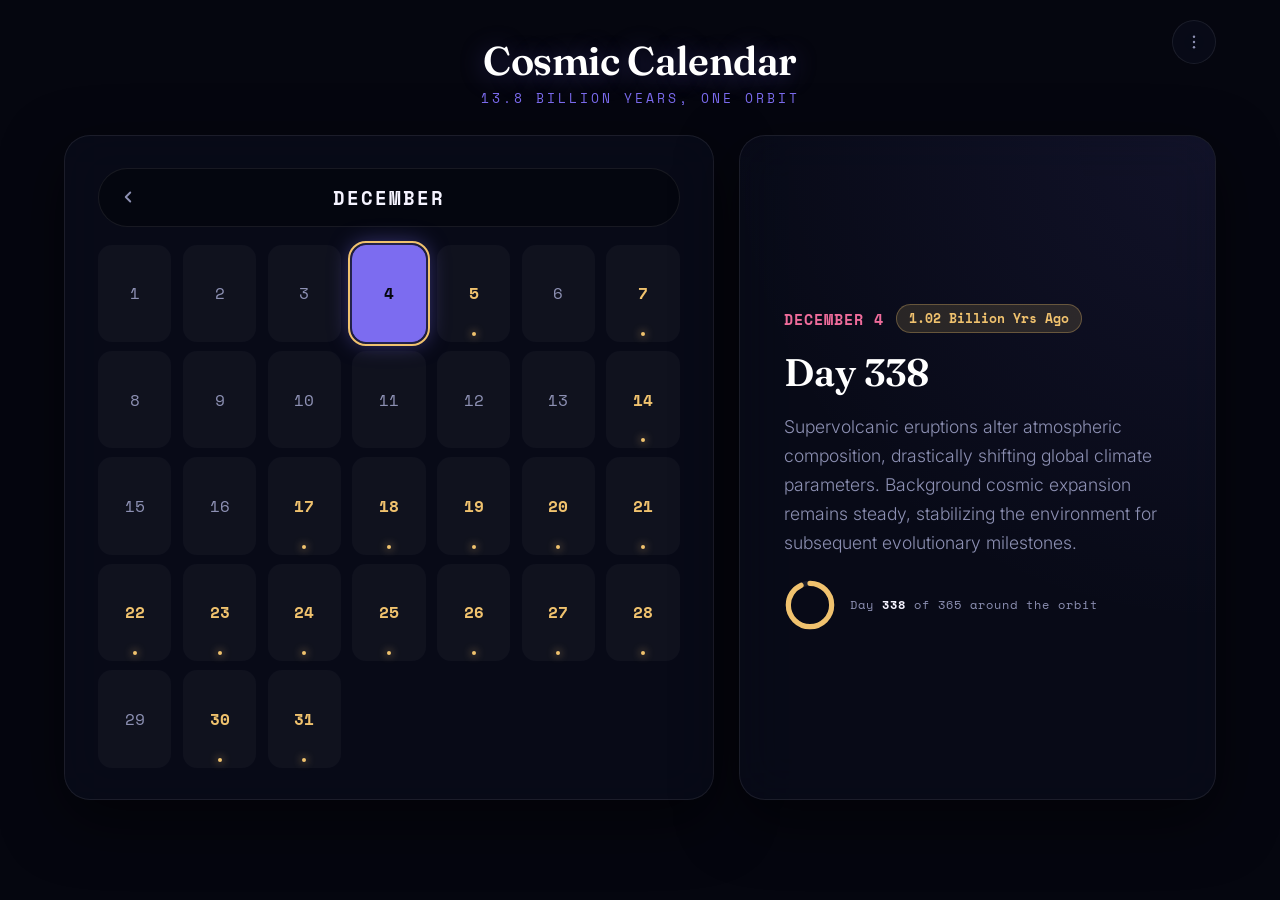
<file: index.html>
<!DOCTYPE html>
<html lang="en">
<head>
<meta charset="UTF-8">
<meta name="viewport" content="width=device-width, initial-scale=1.0">
<meta name="theme-color" content="#05060f">
<title>Cosmic Calendar — Game 1</title>
<link rel="preconnect" href="https://fonts.googleapis.com">
<link rel="preconnect" href="https://fonts.gstatic.com" crossorigin>
<link href="https://fonts.googleapis.com/css2?family=Fraunces:ital,wght@0,500;0,600;0,700;1,500&family=Space+Mono:wght@400;700&family=Inter:wght@300;400;500;600&display=swap" rel="stylesheet">
<link rel="stylesheet" href="shared.css">
<style>
  /* ============ Calendar-specific styles ============ */
  .calendar-section{ padding:20px; gap:16px; }

  .month-nav{
    flex:0 0 auto;
    display:flex; align-items:center; justify-content:space-between;
    background:rgba(0,0,0,0.35);
    border:1px solid var(--panel-border);
    border-radius:50px;
    padding:6px;
  }
  .nav-btn{
    background:transparent; border:none; color:var(--text-muted);
    cursor:pointer;
    width:44px; height:44px; border-radius:50%;
    display:flex; align-items:center; justify-content:center;
    transition:background .25s ease, color .25s ease, box-shadow .25s ease;
  }
  .nav-btn:hover{ background:rgba(255,255,255,0.08); color:var(--nebula-rose); }
  .nav-btn:focus-visible{ outline:2px solid var(--stellar-gold); outline-offset:2px; }
  .nav-btn:disabled{ opacity:0; pointer-events:none; cursor:default; }
  .month-display{
    font-family:'Space Mono',monospace; font-weight:700;
    font-size:clamp(0.95rem, 3vw, 1.2rem);
    letter-spacing:2px; text-transform:uppercase; color:var(--text-primary);
  }

  .calendar-grid{
    flex:1; display:grid;
    grid-template-columns:repeat(7, 1fr);
    grid-auto-rows:minmax(40px, 1fr);
    gap:6px; min-height:0;
  }

  .day{
    background:rgba(255,255,255,0.03);
    border-radius:12px;
    display:flex; align-items:center; justify-content:center;
    font-family:'Space Mono',monospace;
    font-size:clamp(0.75rem, 2.4vw, 1rem);
    color:var(--text-muted);
    cursor:pointer; user-select:none;
    border:1px solid transparent;
    transition:background .25s cubic-bezier(.2,.8,.2,1), color .25s ease, transform .2s ease, border-color .25s ease;
    opacity:0; transform:scale(0.9);
    animation:softPop .4s ease forwards;
    animation-delay:calc(var(--i) * 8ms);
  }
  html.no-motion .day{ opacity:1; transform:none; animation:none; }
  @keyframes softPop{ to{ opacity:1; transform:scale(1); } }

  .day:hover{ background:rgba(255,255,255,0.09); color:var(--text-primary); }
  .day:focus-visible{ outline:2px solid var(--stellar-gold); outline-offset:2px; color:var(--text-primary); }

  .day.major-event{ color:var(--stellar-gold); font-weight:700; position:relative; }
  .day.major-event::after{
    content:''; position:absolute; bottom:5px; width:4px; height:4px; border-radius:50%;
    background:var(--stellar-gold); box-shadow:0 0 8px var(--stellar-gold);
  }
  .day.active{
    background:var(--nebula-violet); color:#05060f; border-color:var(--nebula-violet);
    box-shadow:0 0 22px rgba(124,108,240,0.55);
    font-weight:700; transform:scale(1.06); z-index:2;
  }
  .day.active::after{ display:none; }

  .event-panel{ padding:28px 24px; justify-content:center; position:relative; overflow:hidden; }
  .event-panel::before{
    content:''; position:absolute; inset:0;
    background:radial-gradient(circle at top right, rgba(124,108,240,0.08), transparent 60%);
    pointer-events:none;
  }
  .event-content{
    display:flex; flex-direction:column; justify-content:center;
    opacity:0; transform:translateY(10px);
    transition:opacity .4s ease, transform .4s ease;
  }
  .event-content.visible{ opacity:1; transform:translateY(0); }

  .meta-header{ display:flex; align-items:center; gap:12px; margin-bottom:16px; flex-wrap:wrap; }
  .event-date{
    font-family:'Space Mono',monospace; color:var(--nebula-rose);
    font-size:clamp(0.75rem, 2vw, 0.95rem); font-weight:700; letter-spacing:1px; text-transform:uppercase;
  }
  .time-ago{
    background:rgba(240,194,110,0.14); color:var(--stellar-gold);
    padding:4px 12px; border-radius:20px;
    font-family:'Space Mono',monospace;
    font-size:clamp(0.65rem, 1.8vw, 0.8rem); font-weight:700;
    border:1px solid rgba(240,194,110,0.3);
  }
  .event-title{
    font-family:'Fraunces',serif; font-weight:600;
    font-size:clamp(1.4rem, 4.2vw, 2.4rem);
    color:#fff; line-height:1.2; margin-bottom:16px;
  }
  .event-desc{
    font-size:clamp(0.92rem, 2.4vw, 1.1rem);
    color:var(--text-muted); line-height:1.65; font-weight:300; max-width:52ch;
    max-height: 35vh; overflow-y: auto; padding-right: 12px;
  }
  .event-desc::-webkit-scrollbar { width: 6px; }
  .event-desc::-webkit-scrollbar-track { background: transparent; }
  .event-desc::-webkit-scrollbar-thumb { background: rgba(255,255,255,0.15); border-radius: 10px; }
  .event-desc::-webkit-scrollbar-thumb:hover { background: rgba(255,255,255,0.25); }

  .orbit-progress{ display:flex; align-items:center; gap:14px; margin-top:22px; }
  .orbit-progress svg{ width:52px; height:52px; flex:0 0 auto; transform:rotate(-90deg); }
  .orbit-progress .track{ fill:none; stroke:rgba(255,255,255,0.09); stroke-width:6; }
  .orbit-progress .arc{ fill:none; stroke:var(--stellar-gold); stroke-width:6; stroke-linecap:round; transition:stroke-dashoffset .5s ease; }
  .orbit-progress .orbit-label{
    font-family:'Space Mono',monospace; font-size:0.75rem; color:var(--text-muted); letter-spacing:1px;
  }
  .orbit-progress .orbit-label strong{ color:var(--text-primary); }

  @media (min-width:600px){
    .calendar-grid{ gap:8px; }
    .event-panel{ padding:36px 40px; }
  }
  @media (min-width:768px){
    .calendar-section{ padding:28px; }
    .day{ border-radius:14px; }
  }
  @media (min-width:992px){
    .app-container{ flex-direction:row; gap:2vw; height:100%; }
    .calendar-section{ flex:1.2; padding:3.5vh 2.6vw; gap:2vh; }
    .event-panel{ flex:0.8; padding:5vh 3.4vw; }
    .calendar-grid{ gap:1vh 0.9vw; }
    .month-nav{ flex:0 0 6vh; }
    .nav-btn{ width:5vh; height:5vh; }
  }
  @media (min-width:1400px){
    .event-title{ font-size:clamp(1.8rem, 3vw, 2.7rem); }
  }
  @media (max-width:380px){
    .calendar-grid{ gap:4px; }
    .day{ border-radius:9px; }
  }
</style>
</head>
<body data-game-index="0">

  <div class="bg-void"></div>
  <div class="bg-grid"></div>
  <div class="bg-orbit-wrap"><svg id="orbit-svg" viewBox="0 0 700 700"></svg></div>
  <canvas id="starfield" aria-hidden="true"></canvas>

  <button id="settings-btn" class="settings-btn" aria-label="Settings" aria-haspopup="true" aria-expanded="false" type="button">
    <svg viewBox="0 0 24 24">
      <circle cx="12" cy="5" r="1.6" fill="currentColor"></circle>
      <circle cx="12" cy="12" r="1.6" fill="currentColor"></circle>
      <circle cx="12" cy="19" r="1.6" fill="currentColor"></circle>
    </svg>
  </button>

  <div class="settings-panel" id="settings-panel" role="dialog" aria-label="Settings">
    <h2>Settings</h2>
    <div class="settings-row">
      <span>Sound</span>
      <button class="settings-toggle" id="sound-toggle" role="switch" aria-checked="true" type="button"></button>
    </div>
  </div>

  <header>
    <h1>Cosmic Calendar</h1>
    <p class="eyebrow">13.8 Billion Years, One Orbit</p>
  </header>

  <div class="app-container">
    <div class="glass-panel calendar-section">
      <div class="month-nav">
        <!-- Replaced with perfectly centered SVG arrows -->
        <button id="prev-month" class="nav-btn" aria-label="Previous month" type="button">
          <svg viewBox="0 0 24 24" fill="none" stroke="currentColor" stroke-width="2.5" stroke-linecap="round" stroke-linejoin="round" style="width: 18px; height: 18px;"><path d="M15 18l-6-6 6-6"/></svg>
        </button>
        <div id="current-month-display" class="month-display">September</div>
        <button id="next-month" class="nav-btn" aria-label="Next month" type="button">
          <svg viewBox="0 0 24 24" fill="none" stroke="currentColor" stroke-width="2.5" stroke-linecap="round" stroke-linejoin="round" style="width: 18px; height: 18px;"><path d="M9 18l6-6-6-6"/></svg>
        </button>
      </div>

      <div class="calendar-grid" id="calendar-grid" role="grid" aria-label="Cosmic calendar days"></div>
    </div>

    <!-- Hidden by default event panel -->
    <div class="glass-panel event-panel">
      <div class="event-content visible" id="event-content" aria-live="polite">
        <div class="meta-header" id="meta-header" style="display: none;">
          <span class="event-date" id="display-date"></span>
          <span class="time-ago" id="display-time"></span>
        </div>
        
        <div class="event-title" id="display-title">Loading...</div>
        
        <div class="event-desc" id="display-desc"></div>
        
        <div class="orbit-progress" id="orbit-progress" style="display: none;">
          <svg viewBox="0 0 60 60" aria-hidden="true">
            <circle class="track" cx="30" cy="30" r="25"></circle>
            <circle class="arc" id="orbit-arc" cx="30" cy="30" r="25" stroke-dasharray="157" stroke-dashoffset="157"></circle>
          </svg>
          <div class="orbit-label" id="orbit-label"></div>
        </div>
      </div>
    </div>
  </div>

  <nav class="game-nav" id="game-nav" aria-label="Game navigation" tabindex="0">
    <button class="game-nav-btn" id="back-game-btn" aria-label="Previous game" type="button">
      <svg viewBox="0 0 24 24" fill="none" stroke="currentColor" stroke-width="2.2" stroke-linecap="round" stroke-linejoin="round">
        <path d="M16.5 5 7.5 12l9 7Z"></path>
      </svg>
    </button>
    <button class="game-nav-btn random-btn" id="random-game-btn" aria-label="Random game" type="button">
      <svg viewBox="0 0 24 24" fill="none" stroke="currentColor" stroke-width="2" stroke-linecap="round" stroke-linejoin="round">
        <rect x="3" y="3" width="18" height="18" rx="4"></rect>
        <circle cx="8" cy="8" r="1.3" fill="currentColor" stroke="none"></circle>
        <circle cx="16" cy="8" r="1.3" fill="currentColor" stroke="none"></circle>
        <circle cx="12" cy="12" r="1.3" fill="currentColor" stroke="none"></circle>
        <circle cx="8" cy="16" r="1.3" fill="currentColor" stroke="none"></circle>
        <circle cx="16" cy="16" r="1.3" fill="currentColor" stroke="none"></circle>
      </svg>
    </button>
    <button class="game-nav-btn" id="next-game-btn" aria-label="Next game" type="button">
      <svg viewBox="0 0 24 24" fill="none" stroke="currentColor" stroke-width="2.2" stroke-linecap="round" stroke-linejoin="round">
        <path d="M7.5 5l9 7-9 7Z"></path>
      </svg>
    </button>
  </nav>

<script src="shared.js"></script>
<script>
(function(){
  var reduceMotion = document.documentElement.classList.contains('no-motion');
  var daysInMonth = [31,28,31,30,31,30,31,31,30,31,30,31];
  var monthNames = ["January","February","March","April","May","June","July","August","September","October","November","December"];

  var todayDate = new Date();
  var REAL_TODAY_MONTH = todayDate.getMonth();
  var REAL_TODAY_DATE = todayDate.getDate();
  var currentMonthIndex = REAL_TODAY_MONTH;

  function autoSelectForMonth(monthIndex){
    var day = (monthIndex === REAL_TODAY_MONTH) ? REAL_TODAY_DATE : 1;
    return Math.min(day, daysInMonth[monthIndex]);
  }

  function updateMonthNavButtons(){
    document.getElementById('prev-month').disabled = (currentMonthIndex === 0);
    document.getElementById('next-month').disabled = (currentMonthIndex === 11);
  }

  var TOTAL_AGE_YEARS = 13800000000;
  var YEARS_PER_DAY = TOTAL_AGE_YEARS / 365;

  var majorEvents = {
    0: {
      1: { title:"Big Bang & First Atoms", desc:"The universe begins. Within the first 14 minutes, cosmic background radiation is emitted, and the very first atoms form." },
      10:{ title:"First Stars Ignite", desc:"The cosmic dark ages end. Gravity pulls primordial hydrogen together to ignite the very first massive stars." },
      19:{ title:"Oldest Gamma Ray Burst", desc:"GRB 090423, the oldest known Gamma Ray Burst, erupts across the ancient, dark universe." },
      26:{ title:"First Galaxies Form", desc:"The universe's very first galaxies begin to take shape from massive clouds of hydrogen gas and dark matter." }
    },
    2: { 1:{ title:"Milky Way Formed", desc:"Our home galaxy, the Milky Way, is officially formed, taking its early place in the cosmos." } },
    4: { 13:{ title:"Milky Way Disk Formed", desc:"The Milky Way Galaxy's distinct, flat disk shape is formed after billions of years of chaotic galactic evolution." } },
    8: {
      9: { title:"Solar System Formation", desc:"A molecular cloud collapses to form the early Sun and the swirling protoplanetary disk of our Solar System." },
      14:{ title:"Earth & First Biotic Life", desc:"The Earth and Moon form. The first known remains of biotic life appear in rocks that will eventually become Western Australia." },
      21:{ title:"First Life (Prokaryotes)", desc:"Simple, single-celled life forms without a nucleus firmly establish themselves in the primordial oceans." },
      30:{ title:"Photosynthesis Emerges", desc:"Early life develops photosynthesis, the incredible biological technology to convert stellar radiation into energy." }
    },
    9: { 29:{ title:"Atmospheric Oxygenation", desc:"Photosynthetic life pumps massive amounts of oxygen into the atmosphere, fundamentally altering Earth's chemistry." } },
    10:{ 9:{ title:"Complex Cells (Eukaryotes)", desc:"The first cells with a distinct nucleus appear, unlocking the pathway for advanced, multicellular biology." } },
    11:{
      5: { title:"First Multicellular Life", desc:"Individual cells begin cooperating, giving rise to the very first multicellular biological structures." },
      7: { title:"Simple Animals", desc:"The first simple animals emerge in the darkness of the deep oceans." },
      14:{ title:"Arthropods", desc:"Arthropods, the ancient armored ancestors of modern insects and arachnids, appear." },
      17:{ title:"Cambrian Explosion & Fish", desc:"A massive biological boom! Most major animal phyla appear. The first true fish swim in the ancient seas." },
      18:{ title:"Vertebrates", desc:"Organisms possessing skeletal backbones (vertebrates) firmly establish themselves on Earth." },
      19:{ title:"Land Plants & Extinction", desc:"Plants conquer the land. Simultaneously, Earth suffers the devastating Ordovician-Silurian extinction event." },
      20:{ title:"Jawed Fish", desc:"Fish evolve complex jaws, becoming the oceans' first true vertebrate apex predators." },
      21:{ title:"Insects & Seeds", desc:"Insects take to the land and air, while terrestrial plants develop seeds to spread across the continents." },
      22:{ title:"Amphibians & Extinction", desc:"Amphibians thrive, but the planet is rocked by the catastrophic Late Devonian extinction event." },
      23:{ title:"Reptiles", desc:"The first true reptiles evolve, completely breaking their biological dependence on water for reproduction." },
      24:{ title:"Permian-Triassic Extinction", desc:"The 'Great Dying'. A catastrophic mass extinction event where 57% of all biological families die." },
      25:{ title:"Dinosaurs", desc:"The era of the Dinosaurs begins as they quickly rise to dominate all terrestrial ecosystems." },
      26:{ title:"Mammals & Extinction", desc:"The first mammals emerge in the shadows, coinciding with the Triassic-Jurassic extinction event." },
      27:{ title:"Birds", desc:"Avian dinosaurs take to the skies, evolving into the first true avian species." },
      28:{ title:"Flowers", desc:"Angiosperms (flowering plants) bloom for the first time, transforming the landscape forever." },
      30:{ title:"K-Pg Extinction & Primates", desc:"At 06:24, the Cretaceous-Paleogene event wipes out non-avian dinosaurs. Early primates emerge in the aftermath." },
      31:{ title:"Human Evolution", desc:"Apes appear at 06:05. Hominids arrive by 14:24. Modern humans evolve in the final few minutes before midnight." }
    }
  };

  var proceduralTexts = [
    [
      "A hypernova explodes in a primordial dwarf galaxy, emitting a massive gamma-ray burst.",
      "Supermassive black hole collision detected, creating ripples in the fabric of spacetime.",
      "A rogue proto-galaxy is dismantled by the intense tidal forces of a larger cosmic neighbor.",
      "Dark matter halos condense, establishing the invisible scaffolding for future superclusters.",
      "Universal expansion continues rapidly. Ancient quasars cast high-energy radiation across the void."
    ],
    [
      "Two massive spiral galaxies enter a gravitational dance, projecting an imminent cosmic merger.",
      "Short-lived stellar lifecycles terminate in supernovae, seeding the cosmos with heavy elements.",
      "A rogue stellar body is violently ejected from its home cluster after encountering a singularity.",
      "Distant quasar telemetry fades as its central supermassive black hole consumes all local matter.",
      "Fierce stellar winds from giant blue stars form massive glowing gas bubbles in the interstellar medium."
    ],
    [
      "Stellar nurseries are highly active. The birth of millions of stars is observed across local clusters.",
      "A rogue asteroid collision is detected with a newly formed exoplanet in a chaotic young star system.",
      "A protoplanetary disk is disturbed by a passing giant star, altering the orbits of its infant planets.",
      "Universal metallicity rises steadily. The raw ingredients for rocky terrestrial planets are now abundant.",
      "Early planetary bodies are violently sweeping their orbital paths clear of remaining rocky debris."
    ],
    [
      "A massive meteorite impacts primitive oceans, sending continent-spanning tsunamis across coastlines.",
      "A severe global ice age takes hold. Glaciers advance from the poles, locking oceans beneath thick ice.",
      "Supervolcanic eruptions alter atmospheric composition, drastically shifting global climate parameters.",
      "Shifting tectonic plates open massive hydrothermal vents, releasing mineral-rich fluid into the deep ocean.",
      "Continental drift forces massive landmass collisions, establishing jagged, towering mountain ranges.",
      "Atmospheric greenhouse gas fluctuations trigger a localized extinction of early microscopic organisms.",
      "A powerful geomagnetic storm from the young Sun violently strips the atmosphere of a neighboring planet."
    ]
  ];

  function dayOfYearFor(monthIndex, dayIndex){
    var d = 0;
    for(var i=0;i<monthIndex;i++){ d += daysInMonth[i]; }
    return d + dayIndex;
  }

  function getProceduralEvent(monthIndex, dayIndex){
    var doy = dayOfYearFor(monthIndex, dayIndex);
    var yearsAgoRaw = TOTAL_AGE_YEARS - (doy * YEARS_PER_DAY);
    var timeString;
    if(yearsAgoRaw > 1000000000){
      timeString = (yearsAgoRaw/1000000000).toFixed(2) + " Billion Yrs Ago";
    } else {
      timeString = (yearsAgoRaw/1000000).toFixed(0) + " Million Yrs Ago";
    }
    if(monthIndex===11 && dayIndex===31){ timeString = "Present Era"; }

    var quarter = Math.floor(monthIndex/3);
    var texts = proceduralTexts[quarter];
    var textLog = texts[(monthIndex*31+dayIndex) % texts.length];

    var dynamicTitle = "Day " + doy; // Updated to natural Day X format
    var desc = textLog + " Background cosmic expansion remains steady, stabilizing the environment for subsequent evolutionary milestones.";

    return { title:dynamicTitle, desc:desc, timeAgo:timeString };
  }

  var grid = document.getElementById('calendar-grid');
  var displayDate = document.getElementById('display-date');
  var displayTime = document.getElementById('display-time');
  var displayTitle = document.getElementById('display-title');
  var displayDesc = document.getElementById('display-desc');
  var eventContent = document.getElementById('event-content');
  var monthDisplay = document.getElementById('current-month-display');
  var orbitArc = document.getElementById('orbit-arc');
  var orbitLabel = document.getElementById('orbit-label');
  var ORBIT_CIRCUMFERENCE = 2*Math.PI*25;

  function updateOrbitProgress(monthIndex, dayIndex){
    var doy = dayOfYearFor(monthIndex, dayIndex);
    var fraction = doy/365;
    var offset = ORBIT_CIRCUMFERENCE * (1-fraction);
    orbitArc.style.strokeDasharray = ORBIT_CIRCUMFERENCE;
    orbitArc.style.strokeDashoffset = offset;
    orbitLabel.innerHTML = 'Day <strong>'+doy+'</strong> of 365 around the orbit';
  }

  function selectDay(monthIndex, dayEl, dayIndex, eventData){
    document.querySelectorAll('.day').forEach(function(d){
      d.classList.remove('active');
      d.setAttribute('tabindex','-1');
      d.setAttribute('aria-selected','false');
    });
    dayEl.classList.add('active');
    dayEl.setAttribute('tabindex','0');
    dayEl.setAttribute('aria-selected','true');

    eventContent.classList.remove('visible');
    setTimeout(function(){
      document.getElementById('meta-header').style.display = 'flex';
      document.getElementById('orbit-progress').style.display = 'flex';
      displayDate.textContent = monthNames[monthIndex] + ' ' + dayIndex;
      displayTime.textContent = eventData.timeAgo;
      displayTitle.textContent = eventData.title;
      displayDesc.textContent = eventData.desc;
      eventContent.classList.add('visible');
      updateOrbitProgress(monthIndex, dayIndex);
    }, reduceMotion ? 0 : 200);
  }

  function renderCalendar(monthIndex, selectIndex){
    monthDisplay.textContent = monthNames[monthIndex];
    grid.innerHTML = '';
    var days = daysInMonth[monthIndex];
    var monthMajorEvents = majorEvents[monthIndex] || {};
    var dayEls = [];
    var dayData = [];

    if(typeof selectIndex !== 'number'){ selectIndex = autoSelectForMonth(monthIndex); }
    selectIndex = Math.min(Math.max(selectIndex, 1), days);

    for(var i=1;i<=days;i++){
      (function(i){
        var dayEl = document.createElement('div');
        dayEl.className = 'day';
        dayEl.textContent = i;
        dayEl.style.setProperty('--i', i);
        dayEl.setAttribute('role','gridcell');
        dayEl.setAttribute('tabindex', i===selectIndex ? '0' : '-1');

        var eventData;
        if(monthMajorEvents[i]){
          dayEl.classList.add('major-event');
          var tempProcedural = getProceduralEvent(monthIndex, i);
          eventData = { title:monthMajorEvents[i].title, desc:monthMajorEvents[i].desc, timeAgo:tempProcedural.timeAgo };
        } else {
          eventData = getProceduralEvent(monthIndex, i);
        }

        dayEl.setAttribute('aria-label', monthNames[monthIndex]+' '+i+' — '+eventData.title+', '+eventData.timeAgo);

        dayEl.addEventListener('click', function(){
          selectDay(monthIndex, dayEl, i, eventData);
        });

        dayEl.addEventListener('keydown', function(e){
          handleDayKeydown(e, monthIndex, i, dayEl, eventData);
        });

        grid.appendChild(dayEl);
        dayEls.push(dayEl);
        dayData.push(eventData);
      })(i);
    }

    var target = dayEls[selectIndex-1];
    if(target){
      selectDay(monthIndex, target, selectIndex, dayData[selectIndex-1]);
      target.focus();
    }

    updateMonthNavButtons();
  }

  function handleDayKeydown(e, monthIndex, dayIndex, dayEl, eventData){
    var key = e.key;
    if(key==='Enter' || key===' ' || key==='Spacebar'){
      e.preventDefault();
      selectDay(monthIndex, dayEl, dayIndex, eventData);
      return;
    }
    var days = daysInMonth[monthIndex];
    if(key==='ArrowRight'){
      e.preventDefault();
      if(dayIndex+1 > days){ if(monthIndex < 11){ goToMonth(monthIndex+1, 1); } }
      else { focusDayInCurrentMonth(dayIndex+1); }
    } else if(key==='ArrowLeft'){
      e.preventDefault();
      if(dayIndex-1 < 1){ if(monthIndex > 0){ var pm=monthIndex-1; goToMonth(pm, daysInMonth[pm]); } }
      else { focusDayInCurrentMonth(dayIndex-1); }
    } else if(key==='ArrowDown'){
      e.preventDefault();
      var down = Math.min(dayIndex+7, days);
      focusDayInCurrentMonth(down);
    } else if(key==='ArrowUp'){
      e.preventDefault();
      var up = Math.max(dayIndex-7, 1);
      focusDayInCurrentMonth(up);
    }
  }

  function focusDayInCurrentMonth(idx){
    var cells = grid.querySelectorAll('.day');
    cells.forEach(function(d){ d.setAttribute('tabindex','-1'); });
    var target = cells[idx-1];
    if(target){ target.setAttribute('tabindex','0'); target.focus(); }
  }

  function goToMonth(monthIndex, focusIndex){
    currentMonthIndex = monthIndex;
    renderCalendar(currentMonthIndex, focusIndex);
  }

  document.getElementById('prev-month').addEventListener('click', function(){
    if(currentMonthIndex === 0) return;
    currentMonthIndex = currentMonthIndex-1;
    renderCalendar(currentMonthIndex);
  });
  document.getElementById('next-month').addEventListener('click', function(){
    if(currentMonthIndex === 11) return;
    currentMonthIndex = currentMonthIndex+1;
    renderCalendar(currentMonthIndex);
  });

  var touchStartX = null;
  var calendarSection = document.querySelector('.calendar-section');
  calendarSection.addEventListener('touchstart', function(e){
    touchStartX = e.changedTouches[0].clientX;
  }, {passive:true});
  calendarSection.addEventListener('touchend', function(e){
    if(touchStartX===null) return;
    var dx = e.changedTouches[0].clientX - touchStartX;
    if(Math.abs(dx) > 50){
      if(dx < 0){ document.getElementById('next-month').click(); }
      else { document.getElementById('prev-month').click(); }
    }
    touchStartX = null;
  }, {passive:true});

  renderCalendar(currentMonthIndex);
})();
</script>
</body>
</html>
</file>
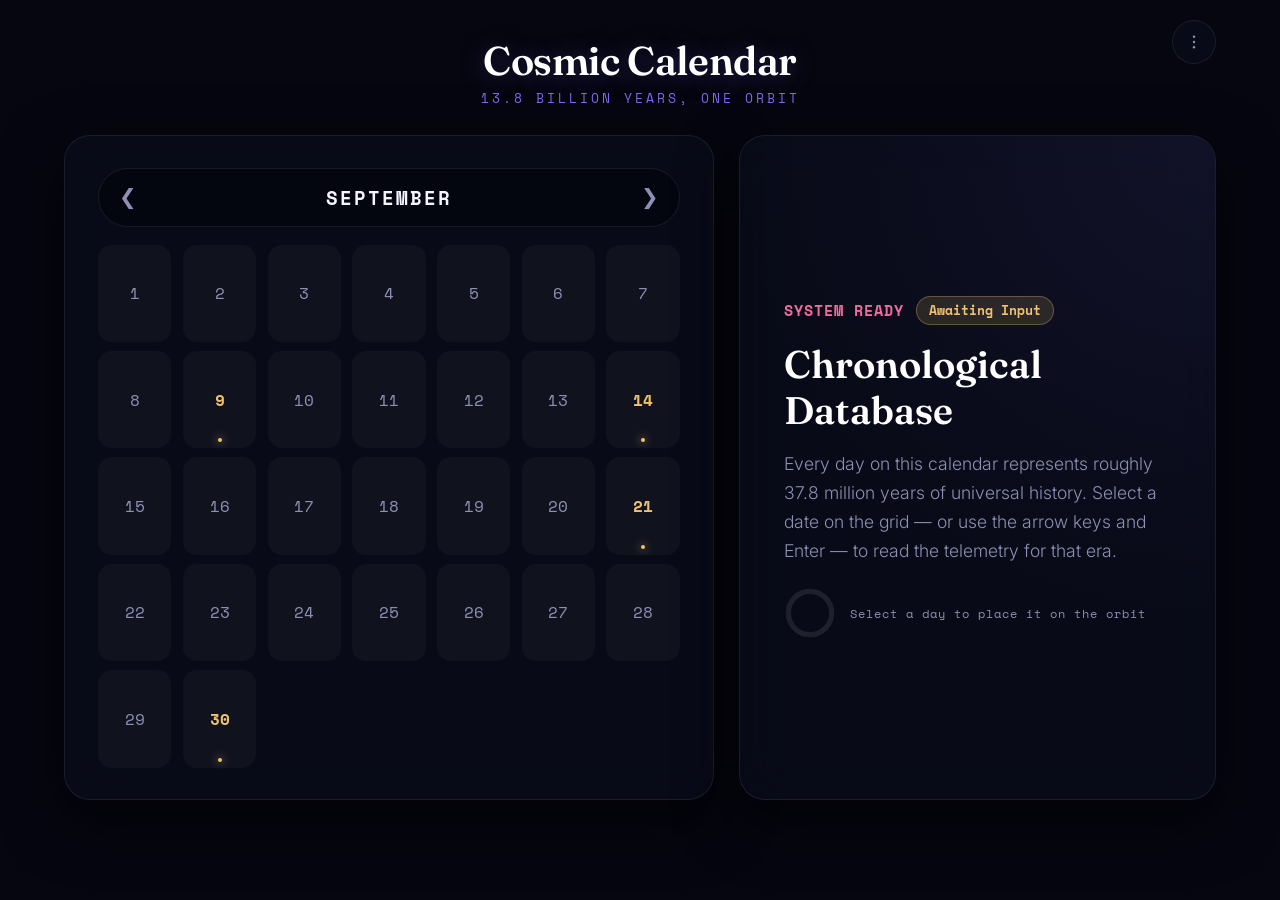
<file: game1.html>
<!DOCTYPE html>
<html lang="en">
<head>
<meta charset="UTF-8">
<meta name="viewport" content="width=device-width, initial-scale=1.0">
<meta name="theme-color" content="#05060f">
<title>Cosmic Calendar — Game 1</title>
<link rel="preconnect" href="https://fonts.googleapis.com">
<link rel="preconnect" href="https://fonts.gstatic.com" crossorigin>
<link href="https://fonts.googleapis.com/css2?family=Fraunces:ital,wght@0,500;0,600;0,700;1,500&family=Space+Mono:wght@400;700&family=Inter:wght@300;400;500;600&display=swap" rel="stylesheet">
<link rel="stylesheet" href="shared.css">
<style>
  /* ============ Calendar-specific styles (game 1 only) ============ */
  .calendar-section{ padding:20px; gap:16px; }

  .month-nav{
    flex:0 0 auto;
    display:flex; align-items:center; justify-content:space-between;
    background:rgba(0,0,0,0.35);
    border:1px solid var(--panel-border);
    border-radius:50px;
    padding:6px;
  }
  .nav-btn{
    background:transparent; border:none; color:var(--text-muted);
    font-size:1.3rem; cursor:pointer;
    width:44px; height:44px; border-radius:50%;
    display:flex; align-items:center; justify-content:center;
    transition:background .25s ease, color .25s ease, box-shadow .25s ease;
  }
  .nav-btn:hover{ background:rgba(255,255,255,0.08); color:var(--nebula-rose); }
  .nav-btn:focus-visible{ outline:2px solid var(--stellar-gold); outline-offset:2px; }
  .month-display{
    font-family:'Space Mono',monospace; font-weight:700;
    font-size:clamp(0.95rem, 3vw, 1.2rem);
    letter-spacing:2px; text-transform:uppercase; color:var(--text-primary);
  }

  .calendar-grid{
    flex:1; display:grid;
    grid-template-columns:repeat(7, 1fr);
    grid-auto-rows:minmax(40px, 1fr);
    gap:6px; min-height:0;
  }

  .day{
    background:rgba(255,255,255,0.03);
    border-radius:12px;
    display:flex; align-items:center; justify-content:center;
    font-family:'Space Mono',monospace;
    font-size:clamp(0.75rem, 2.4vw, 1rem);
    color:var(--text-muted);
    cursor:pointer; user-select:none;
    border:1px solid transparent;
    transition:background .25s cubic-bezier(.2,.8,.2,1), color .25s ease, transform .2s ease, border-color .25s ease;
    opacity:0; transform:scale(0.9);
    animation:softPop .4s ease forwards;
    animation-delay:calc(var(--i) * 8ms);
  }
  html.no-motion .day{ opacity:1; transform:none; animation:none; }
  @keyframes softPop{ to{ opacity:1; transform:scale(1); } }

  .day:hover{ background:rgba(255,255,255,0.09); color:var(--text-primary); }
  .day:focus-visible{ outline:2px solid var(--stellar-gold); outline-offset:2px; color:var(--text-primary); }

  .day.major-event{ color:var(--stellar-gold); font-weight:700; position:relative; }
  .day.major-event::after{
    content:''; position:absolute; bottom:5px; width:4px; height:4px; border-radius:50%;
    background:var(--stellar-gold); box-shadow:0 0 8px var(--stellar-gold);
  }
  .day.active{
    background:var(--nebula-violet); color:#05060f; border-color:var(--nebula-violet);
    box-shadow:0 0 22px rgba(124,108,240,0.55);
    font-weight:700; transform:scale(1.06); z-index:2;
  }
  .day.active::after{ display:none; }

  .event-panel{ padding:28px 24px; justify-content:center; position:relative; overflow:hidden; }
  .event-panel::before{
    content:''; position:absolute; inset:0;
    background:radial-gradient(circle at top right, rgba(124,108,240,0.08), transparent 60%);
    pointer-events:none;
  }
  .event-content{
    display:flex; flex-direction:column; justify-content:center;
    opacity:0; transform:translateY(10px);
    transition:opacity .4s ease, transform .4s ease;
  }
  .event-content.visible{ opacity:1; transform:translateY(0); }

  .meta-header{ display:flex; align-items:center; gap:12px; margin-bottom:16px; flex-wrap:wrap; }
  .event-date{
    font-family:'Space Mono',monospace; color:var(--nebula-rose);
    font-size:clamp(0.75rem, 2vw, 0.95rem); font-weight:700; letter-spacing:1px; text-transform:uppercase;
  }
  .time-ago{
    background:rgba(240,194,110,0.14); color:var(--stellar-gold);
    padding:4px 12px; border-radius:20px;
    font-family:'Space Mono',monospace;
    font-size:clamp(0.65rem, 1.8vw, 0.8rem); font-weight:700;
    border:1px solid rgba(240,194,110,0.3);
  }
  .event-title{
    font-family:'Fraunces',serif; font-weight:600;
    font-size:clamp(1.4rem, 4.2vw, 2.4rem);
    color:#fff; line-height:1.2; margin-bottom:16px;
  }
  .event-desc{
    font-size:clamp(0.92rem, 2.4vw, 1.1rem);
    color:var(--text-muted); line-height:1.65; font-weight:300; max-width:52ch;
  }

  .orbit-progress{ display:flex; align-items:center; gap:14px; margin-top:22px; }
  .orbit-progress svg{ width:52px; height:52px; flex:0 0 auto; transform:rotate(-90deg); }
  .orbit-progress .track{ fill:none; stroke:rgba(255,255,255,0.09); stroke-width:6; }
  .orbit-progress .arc{ fill:none; stroke:var(--stellar-gold); stroke-width:6; stroke-linecap:round; transition:stroke-dashoffset .5s ease; }
  .orbit-progress .orbit-label{
    font-family:'Space Mono',monospace; font-size:0.75rem; color:var(--text-muted); letter-spacing:1px;
  }
  .orbit-progress .orbit-label strong{ color:var(--text-primary); }

  @media (min-width:600px){
    .calendar-grid{ gap:8px; }
    .event-panel{ padding:36px 40px; }
  }

  @media (min-width:768px){
    .calendar-section{ padding:28px; }
    .day{ border-radius:14px; }
  }

  @media (min-width:992px){
    .app-container{ flex-direction:row; gap:2vw; height:100%; }
    .calendar-section{ flex:1.2; padding:3.5vh 2.6vw; gap:2vh; }
    .event-panel{ flex:0.8; padding:5vh 3.4vw; }
    .calendar-grid{ gap:1vh 0.9vw; }
    .month-nav{ flex:0 0 6vh; }
    .nav-btn{ width:5vh; height:5vh; }
  }

  @media (min-width:1400px){
    .event-title{ font-size:clamp(1.8rem, 3vw, 2.7rem); }
  }

  @media (max-width:380px){
    .calendar-grid{ gap:4px; }
    .day{ border-radius:9px; }
  }
</style>
</head>
<body data-game-index="0">

  <div class="bg-void"></div>
  <div class="bg-grid"></div>
  <div class="bg-orbit-wrap"><svg id="orbit-svg" viewBox="0 0 700 700"></svg></div>
  <canvas id="starfield" aria-hidden="true"></canvas>

  <button id="settings-btn" class="settings-btn" aria-label="Settings" aria-haspopup="true" aria-expanded="false" type="button">
    <svg viewBox="0 0 24 24">
      <circle cx="12" cy="5" r="1.6" fill="currentColor"></circle>
      <circle cx="12" cy="12" r="1.6" fill="currentColor"></circle>
      <circle cx="12" cy="19" r="1.6" fill="currentColor"></circle>
    </svg>
  </button>

  <div class="settings-panel" id="settings-panel" role="dialog" aria-label="Settings">
    <h2>Settings</h2>
    <div class="settings-row">
      <span>Sound</span>
      <button class="settings-toggle" id="sound-toggle" role="switch" aria-checked="true" type="button"></button>
    </div>
    <div class="settings-row">
      <span>Haptic Feedback</span>
      <button class="settings-toggle" id="haptics-toggle" role="switch" aria-checked="true" type="button"></button>
    </div>
  </div>

  <header>
    <h1>Cosmic Calendar</h1>
    <p class="eyebrow">13.8 Billion Years, One Orbit</p>
  </header>

  <div class="app-container">
    <div class="glass-panel calendar-section">
      <div class="month-nav">
        <button id="prev-month" class="nav-btn" aria-label="Previous month" type="button">&#10094;</button>
        <div id="current-month-display" class="month-display">September</div>
        <button id="next-month" class="nav-btn" aria-label="Next month" type="button">&#10095;</button>
      </div>

      <div class="calendar-grid" id="calendar-grid" role="grid" aria-label="Cosmic calendar days"></div>
    </div>

    <div class="glass-panel event-panel">
      <div class="event-content visible" id="event-content" aria-live="polite">
        <div class="meta-header">
          <span class="event-date" id="display-date">System Ready</span>
          <span class="time-ago" id="display-time">Awaiting Input</span>
        </div>
        <div class="event-title" id="display-title">Chronological Database</div>
        <div class="event-desc" id="display-desc">
          Every day on this calendar represents roughly 37.8 million years of universal history. Select a date on the grid — or use the arrow keys and Enter — to read the telemetry for that era.
        </div>
        <div class="orbit-progress">
          <svg viewBox="0 0 60 60" aria-hidden="true">
            <circle class="track" cx="30" cy="30" r="25"></circle>
            <circle class="arc" id="orbit-arc" cx="30" cy="30" r="25" stroke-dasharray="157" stroke-dashoffset="157"></circle>
          </svg>
          <div class="orbit-label" id="orbit-label">Select a day to place it on the orbit</div>
        </div>
      </div>
    </div>
  </div>

  <nav class="game-nav" aria-label="Game navigation">
    <button class="game-nav-btn" id="first-game-btn" aria-label="First game" type="button">
      <svg viewBox="0 0 24 24" fill="none" stroke="currentColor" stroke-width="2.2" stroke-linecap="round" stroke-linejoin="round">
        <line x1="6" y1="5" x2="6" y2="19"></line>
        <path d="M18 5 9 12l9 7Z"></path>
      </svg>
    </button>
    <button class="game-nav-btn" id="back-game-btn" aria-label="Previous game" type="button">
      <svg viewBox="0 0 24 24" fill="none" stroke="currentColor" stroke-width="2.2" stroke-linecap="round" stroke-linejoin="round">
        <path d="M15 5 6 12l9 7Z"></path>
      </svg>
    </button>
    <button class="game-nav-btn random-btn" id="random-game-btn" aria-label="Random game" type="button">
      <svg viewBox="0 0 24 24" fill="none" stroke="currentColor" stroke-width="2" stroke-linecap="round" stroke-linejoin="round">
        <rect x="3" y="3" width="18" height="18" rx="4"></rect>
        <circle cx="8" cy="8" r="1.3" fill="currentColor" stroke="none"></circle>
        <circle cx="16" cy="8" r="1.3" fill="currentColor" stroke="none"></circle>
        <circle cx="12" cy="12" r="1.3" fill="currentColor" stroke="none"></circle>
        <circle cx="8" cy="16" r="1.3" fill="currentColor" stroke="none"></circle>
        <circle cx="16" cy="16" r="1.3" fill="currentColor" stroke="none"></circle>
      </svg>
    </button>
    <button class="game-nav-btn" id="next-game-btn" aria-label="Next game" type="button">
      <svg viewBox="0 0 24 24" fill="none" stroke="currentColor" stroke-width="2.2" stroke-linecap="round" stroke-linejoin="round">
        <path d="M9 5l9 7-9 7Z"></path>
      </svg>
    </button>
    <button class="game-nav-btn" id="last-game-btn" aria-label="Last game" type="button">
      <svg viewBox="0 0 24 24" fill="none" stroke="currentColor" stroke-width="2.2" stroke-linecap="round" stroke-linejoin="round">
        <path d="M6 5l9 7-9 7Z"></path>
        <line x1="18" y1="5" x2="18" y2="19"></line>
      </svg>
    </button>
  </nav>

<script src="shared.js"></script>
<script>
(function(){

  var reduceMotion = document.documentElement.classList.contains('no-motion');

  /* ============ Data ============ */
  var daysInMonth = [31,28,31,30,31,30,31,31,30,31,30,31];
  var monthNames = ["January","February","March","April","May","June","July","August","September","October","November","December"];
  var currentMonthIndex = 8; // September

  var TOTAL_AGE_YEARS = 13800000000;
  var YEARS_PER_DAY = TOTAL_AGE_YEARS / 365;

  var majorEvents = {
    0: {
      1: { title:"Big Bang & First Atoms", desc:"The universe begins. Within the first 14 minutes, cosmic background radiation is emitted, and the very first atoms form." },
      10:{ title:"First Stars Ignite", desc:"The cosmic dark ages end. Gravity pulls primordial hydrogen together to ignite the very first massive stars." },
      19:{ title:"Oldest Gamma Ray Burst", desc:"GRB 090423, the oldest known Gamma Ray Burst, erupts across the ancient, dark universe." },
      26:{ title:"First Galaxies Form", desc:"The universe's very first galaxies begin to take shape from massive clouds of hydrogen gas and dark matter." }
    },
    2: { 1:{ title:"Milky Way Formed", desc:"Our home galaxy, the Milky Way, is officially formed, taking its early place in the cosmos." } },
    4: { 13:{ title:"Milky Way Disk Formed", desc:"The Milky Way Galaxy's distinct, flat disk shape is formed after billions of years of chaotic galactic evolution." } },
    8: {
      9: { title:"Solar System Formation", desc:"A molecular cloud collapses to form the early Sun and the swirling protoplanetary disk of our Solar System." },
      14:{ title:"Earth & First Biotic Life", desc:"The Earth and Moon form. The first known remains of biotic life appear in rocks that will eventually become Western Australia." },
      21:{ title:"First Life (Prokaryotes)", desc:"Simple, single-celled life forms without a nucleus firmly establish themselves in the primordial oceans." },
      30:{ title:"Photosynthesis Emerges", desc:"Early life develops photosynthesis, the incredible biological technology to convert stellar radiation into energy." }
    },
    9: { 29:{ title:"Atmospheric Oxygenation", desc:"Photosynthetic life pumps massive amounts of oxygen into the atmosphere, fundamentally altering Earth's chemistry." } },
    10:{ 9:{ title:"Complex Cells (Eukaryotes)", desc:"The first cells with a distinct nucleus appear, unlocking the pathway for advanced, multicellular biology." } },
    11:{
      5: { title:"First Multicellular Life", desc:"Individual cells begin cooperating, giving rise to the very first multicellular biological structures." },
      7: { title:"Simple Animals", desc:"The first simple animals emerge in the darkness of the deep oceans." },
      14:{ title:"Arthropods", desc:"Arthropods, the ancient armored ancestors of modern insects and arachnids, appear." },
      17:{ title:"Cambrian Explosion & Fish", desc:"A massive biological boom! Most major animal phyla appear. The first true fish swim in the ancient seas." },
      18:{ title:"Vertebrates", desc:"Organisms possessing skeletal backbones (vertebrates) firmly establish themselves on Earth." },
      19:{ title:"Land Plants & Extinction", desc:"Plants conquer the land. Simultaneously, Earth suffers the devastating Ordovician-Silurian extinction event." },
      20:{ title:"Jawed Fish", desc:"Fish evolve complex jaws, becoming the oceans' first true vertebrate apex predators." },
      21:{ title:"Insects & Seeds", desc:"Insects take to the land and air, while terrestrial plants develop seeds to spread across the continents." },
      22:{ title:"Amphibians & Extinction", desc:"Amphibians thrive, but the planet is rocked by the catastrophic Late Devonian extinction event." },
      23:{ title:"Reptiles", desc:"The first true reptiles evolve, completely breaking their biological dependence on water for reproduction." },
      24:{ title:"Permian-Triassic Extinction", desc:"The 'Great Dying'. A catastrophic mass extinction event where 57% of all biological families die." },
      25:{ title:"Dinosaurs", desc:"The era of the Dinosaurs begins as they quickly rise to dominate all terrestrial ecosystems." },
      26:{ title:"Mammals & Extinction", desc:"The first mammals emerge in the shadows, coinciding with the Triassic-Jurassic extinction event." },
      27:{ title:"Birds", desc:"Avian dinosaurs take to the skies, evolving into the first true avian species." },
      28:{ title:"Flowers", desc:"Angiosperms (flowering plants) bloom for the first time, transforming the landscape forever." },
      30:{ title:"K-Pg Extinction & Primates", desc:"At 06:24, the Cretaceous-Paleogene event wipes out non-avian dinosaurs. Early primates emerge in the aftermath." },
      31:{ title:"Human Evolution", desc:"Apes appear at 06:05. Hominids arrive by 14:24. Modern humans evolve in the final few minutes before midnight." }
    }
  };

  var proceduralTexts = [
    [
      "A hypernova explodes in a primordial dwarf galaxy, emitting a massive gamma-ray burst.",
      "Supermassive black hole collision detected, creating ripples in the fabric of spacetime.",
      "A rogue proto-galaxy is dismantled by the intense tidal forces of a larger cosmic neighbor.",
      "Dark matter halos condense, establishing the invisible scaffolding for future superclusters.",
      "Universal expansion continues rapidly. Ancient quasars cast high-energy radiation across the void."
    ],
    [
      "Two massive spiral galaxies enter a gravitational dance, projecting an imminent cosmic merger.",
      "Short-lived stellar lifecycles terminate in supernovae, seeding the cosmos with heavy elements.",
      "A rogue stellar body is violently ejected from its home cluster after encountering a singularity.",
      "Distant quasar telemetry fades as its central supermassive black hole consumes all local matter.",
      "Fierce stellar winds from giant blue stars form massive glowing gas bubbles in the interstellar medium."
    ],
    [
      "Stellar nurseries are highly active. The birth of millions of stars is observed across local clusters.",
      "A rogue asteroid collision is detected with a newly formed exoplanet in a chaotic young star system.",
      "A protoplanetary disk is disturbed by a passing giant star, altering the orbits of its infant planets.",
      "Universal metallicity rises steadily. The raw ingredients for rocky terrestrial planets are now abundant.",
      "Early planetary bodies are violently sweeping their orbital paths clear of remaining rocky debris."
    ],
    [
      "A massive meteorite impacts primitive oceans, sending continent-spanning tsunamis across coastlines.",
      "A severe global ice age takes hold. Glaciers advance from the poles, locking oceans beneath thick ice.",
      "Supervolcanic eruptions alter atmospheric composition, drastically shifting global climate parameters.",
      "Shifting tectonic plates open massive hydrothermal vents, releasing mineral-rich fluid into the deep ocean.",
      "Continental drift forces massive landmass collisions, establishing jagged, towering mountain ranges.",
      "Atmospheric greenhouse gas fluctuations trigger a localized extinction of early microscopic organisms.",
      "A powerful geomagnetic storm from the young Sun violently strips the atmosphere of a neighboring planet."
    ]
  ];

  function dayOfYearFor(monthIndex, dayIndex){
    var d = 0;
    for(var i=0;i<monthIndex;i++){ d += daysInMonth[i]; }
    return d + dayIndex;
  }

  function getProceduralEvent(monthIndex, dayIndex){
    var doy = dayOfYearFor(monthIndex, dayIndex);
    var yearsAgoRaw = TOTAL_AGE_YEARS - (doy * YEARS_PER_DAY);
    var timeString;
    if(yearsAgoRaw > 1000000000){
      timeString = (yearsAgoRaw/1000000000).toFixed(2) + " Billion Yrs Ago";
    } else {
      timeString = (yearsAgoRaw/1000000).toFixed(0) + " Million Yrs Ago";
    }
    if(monthIndex===11 && dayIndex===31){ timeString = "Present Era"; }

    var quarter = Math.floor(monthIndex/3);
    var texts = proceduralTexts[quarter];
    var textLog = texts[(monthIndex*31+dayIndex) % texts.length];

    var dynamicTitle = "Chronological Node " + doy;
    if(monthIndex<3) dynamicTitle = "Dark Ages: Node " + doy;
    else if(monthIndex<7) dynamicTitle = "Galactic Era: Node " + doy;
    else if(monthIndex<11) dynamicTitle = "Stellar Era: Node " + doy;
    else dynamicTitle = "Planetary Era: Node " + doy;

    var desc = textLog + " Background cosmic expansion remains steady, stabilizing the environment for subsequent evolutionary milestones.";

    return { title:dynamicTitle, desc:desc, timeAgo:timeString };
  }

  /* ============ Calendar rendering ============ */
  var grid = document.getElementById('calendar-grid');
  var displayDate = document.getElementById('display-date');
  var displayTime = document.getElementById('display-time');
  var displayTitle = document.getElementById('display-title');
  var displayDesc = document.getElementById('display-desc');
  var eventContent = document.getElementById('event-content');
  var monthDisplay = document.getElementById('current-month-display');
  var orbitArc = document.getElementById('orbit-arc');
  var orbitLabel = document.getElementById('orbit-label');
  var ORBIT_CIRCUMFERENCE = 2*Math.PI*25;

  function updateOrbitProgress(monthIndex, dayIndex){
    var doy = dayOfYearFor(monthIndex, dayIndex);
    var fraction = doy/365;
    var offset = ORBIT_CIRCUMFERENCE * (1-fraction);
    orbitArc.style.strokeDasharray = ORBIT_CIRCUMFERENCE;
    orbitArc.style.strokeDashoffset = offset;
    orbitLabel.innerHTML = 'Day <strong>'+doy+'</strong> of 365 around the orbit';
  }

  function selectDay(monthIndex, dayEl, dayIndex, eventData){
    document.querySelectorAll('.day').forEach(function(d){
      d.classList.remove('active');
      d.setAttribute('tabindex','-1');
      d.setAttribute('aria-selected','false');
    });
    dayEl.classList.add('active');
    dayEl.setAttribute('tabindex','0');
    dayEl.setAttribute('aria-selected','true');

    eventContent.classList.remove('visible');
    setTimeout(function(){
      displayDate.textContent = monthNames[monthIndex] + ' ' + dayIndex;
      displayTime.textContent = eventData.timeAgo;
      displayTitle.textContent = eventData.title;
      displayDesc.textContent = eventData.desc;
      eventContent.classList.add('visible');
      updateOrbitProgress(monthIndex, dayIndex);
    }, reduceMotion ? 0 : 200);
  }

  function renderCalendar(monthIndex, focusIndex){
    monthDisplay.textContent = monthNames[monthIndex];
    grid.innerHTML = '';
    var days = daysInMonth[monthIndex];
    var monthMajorEvents = majorEvents[monthIndex] || {};
    var dayEls = [];

    for(var i=1;i<=days;i++){
      (function(i){
        var dayEl = document.createElement('div');
        dayEl.className = 'day';
        dayEl.textContent = i;
        dayEl.style.setProperty('--i', i);
        dayEl.setAttribute('role','gridcell');
        dayEl.setAttribute('tabindex', i===1 ? '0' : '-1');

        var eventData;
        if(monthMajorEvents[i]){
          dayEl.classList.add('major-event');
          var tempProcedural = getProceduralEvent(monthIndex, i);
          eventData = { title:monthMajorEvents[i].title, desc:monthMajorEvents[i].desc, timeAgo:tempProcedural.timeAgo };
        } else {
          eventData = getProceduralEvent(monthIndex, i);
        }

        dayEl.setAttribute('aria-label', monthNames[monthIndex]+' '+i+' — '+eventData.title+', '+eventData.timeAgo);

        dayEl.addEventListener('click', function(){
          selectDay(monthIndex, dayEl, i, eventData);
        });

        dayEl.addEventListener('keydown', function(e){
          handleDayKeydown(e, monthIndex, i, dayEl, eventData);
        });

        grid.appendChild(dayEl);
        dayEls.push(dayEl);
      })(i);
    }

    if(typeof focusIndex === 'number'){
      var target = dayEls[focusIndex-1] || dayEls[dayEls.length-1];
      if(target){
        dayEls.forEach(function(d){ d.setAttribute('tabindex','-1'); });
        target.setAttribute('tabindex','0');
        target.focus();
      }
    }
  }

  function handleDayKeydown(e, monthIndex, dayIndex, dayEl, eventData){
    var key = e.key;
    if(key==='Enter' || key===' ' || key==='Spacebar'){
      e.preventDefault();
      selectDay(monthIndex, dayEl, dayIndex, eventData);
      return;
    }
    var days = daysInMonth[monthIndex];
    if(key==='ArrowRight'){
      e.preventDefault();
      if(dayIndex+1 > days){ goToMonth((monthIndex+1)%12, 1); }
      else { focusDayInCurrentMonth(dayIndex+1); }
    } else if(key==='ArrowLeft'){
      e.preventDefault();
      if(dayIndex-1 < 1){ var pm=(monthIndex-1+12)%12; goToMonth(pm, daysInMonth[pm]); }
      else { focusDayInCurrentMonth(dayIndex-1); }
    } else if(key==='ArrowDown'){
      e.preventDefault();
      var down = Math.min(dayIndex+7, days);
      focusDayInCurrentMonth(down);
    } else if(key==='ArrowUp'){
      e.preventDefault();
      var up = Math.max(dayIndex-7, 1);
      focusDayInCurrentMonth(up);
    }
  }

  function focusDayInCurrentMonth(idx){
    var cells = grid.querySelectorAll('.day');
    cells.forEach(function(d){ d.setAttribute('tabindex','-1'); });
    var target = cells[idx-1];
    if(target){ target.setAttribute('tabindex','0'); target.focus(); }
  }

  function goToMonth(monthIndex, focusIndex){
    currentMonthIndex = monthIndex;
    renderCalendar(currentMonthIndex, focusIndex);
  }

  function resetPanel(){
    eventContent.classList.remove('visible');
    setTimeout(function(){
      displayDate.textContent = "System Ready";
      displayTime.textContent = "Awaiting Input";
      displayTitle.textContent = "Chronological Database";
      displayDesc.textContent = "Every day on this calendar represents roughly 37.8 million years of universal history. Select a date on the grid — or use the arrow keys and Enter — to read the telemetry for that era.";
      orbitArc.style.strokeDashoffset = ORBIT_CIRCUMFERENCE;
      orbitLabel.textContent = "Select a day to place it on the orbit";
      eventContent.classList.add('visible');
    }, reduceMotion ? 0 : 200);
  }

  document.getElementById('prev-month').addEventListener('click', function(){
    currentMonthIndex = (currentMonthIndex-1+12)%12;
    renderCalendar(currentMonthIndex);
    resetPanel();
  });
  document.getElementById('next-month').addEventListener('click', function(){
    currentMonthIndex = (currentMonthIndex+1)%12;
    renderCalendar(currentMonthIndex);
    resetPanel();
  });

  var touchStartX = null;
  var calendarSection = document.querySelector('.calendar-section');
  calendarSection.addEventListener('touchstart', function(e){
    touchStartX = e.changedTouches[0].clientX;
  }, {passive:true});
  calendarSection.addEventListener('touchend', function(e){
    if(touchStartX===null) return;
    var dx = e.changedTouches[0].clientX - touchStartX;
    if(Math.abs(dx) > 50){
      if(dx < 0){ document.getElementById('next-month').click(); }
      else { document.getElementById('prev-month').click(); }
    }
    touchStartX = null;
  }, {passive:true});

  renderCalendar(currentMonthIndex);
})();
</script>
</body>
</html>
<!--
  GAME 1 — COSMIC CALENDAR
  =========================
  Concept: the "Cosmic Calendar" thought experiment (popularized by Carl
  Sagan) that maps the entire 13.8-billion-year history of the universe
  onto a single 365-day year, so a human lifespan-scale view can grasp
  deep time. Each calendar day = ~37.8 million real years. Jan 1 = the
  Big Bang; the Earth doesn't form until ~Aug 31; multicellular life
  shows up in November; and every human who has ever lived fits inside
  the final ~30 seconds before midnight on Dec 31.

  How it works: `majorEvents` hardcodes real, dated cosmic/evolutionary
  milestones (Big Bang, first stars, Earth forms, first life, Cambrian
  explosion, dinosaurs, K-Pg extinction, humans, etc.) onto specific
  calendar days. Any day WITHOUT a hardcoded milestone still gets a
  flavor event, procedurally generated from `proceduralTexts` (one pool
  of generic cosmic "log" lines per quarter of the year) plus a computed
  "X billion/million years ago" readout derived from `YEARS_PER_DAY`.
  Clicking/tapping a day (or arrow-keys + Enter for a11y) updates the
  event panel and an orbit-shaped day-of-year progress ring.

  This is Game 1 of a planned 10-game ecosystem living at game1.html
  through game10.html. Shared chrome — starfield/orbit background,
  the top-right settings button + panel, and the bottom first/back/
  random/next/last game nav — lives in shared.css + shared.js so every
  game in the ecosystem looks and navigates consistently; only this
  file's own <style>/<script> blocks are Cosmic-Calendar-specific.
  Each page sets `data-game-index` on <body> to tell shared.js which
  of the 10 slots it is, for next/back/random navigation.

  Known open items for a future pass: sound toggle in settings is a
  stub (no audio wired yet); haptics toggle fires navigator.vibrate()
  on game-nav clicks where supported. Games 2–10 are placeholder
  stubs — see the bottom-of-file comment in each for status.
-->
</file>
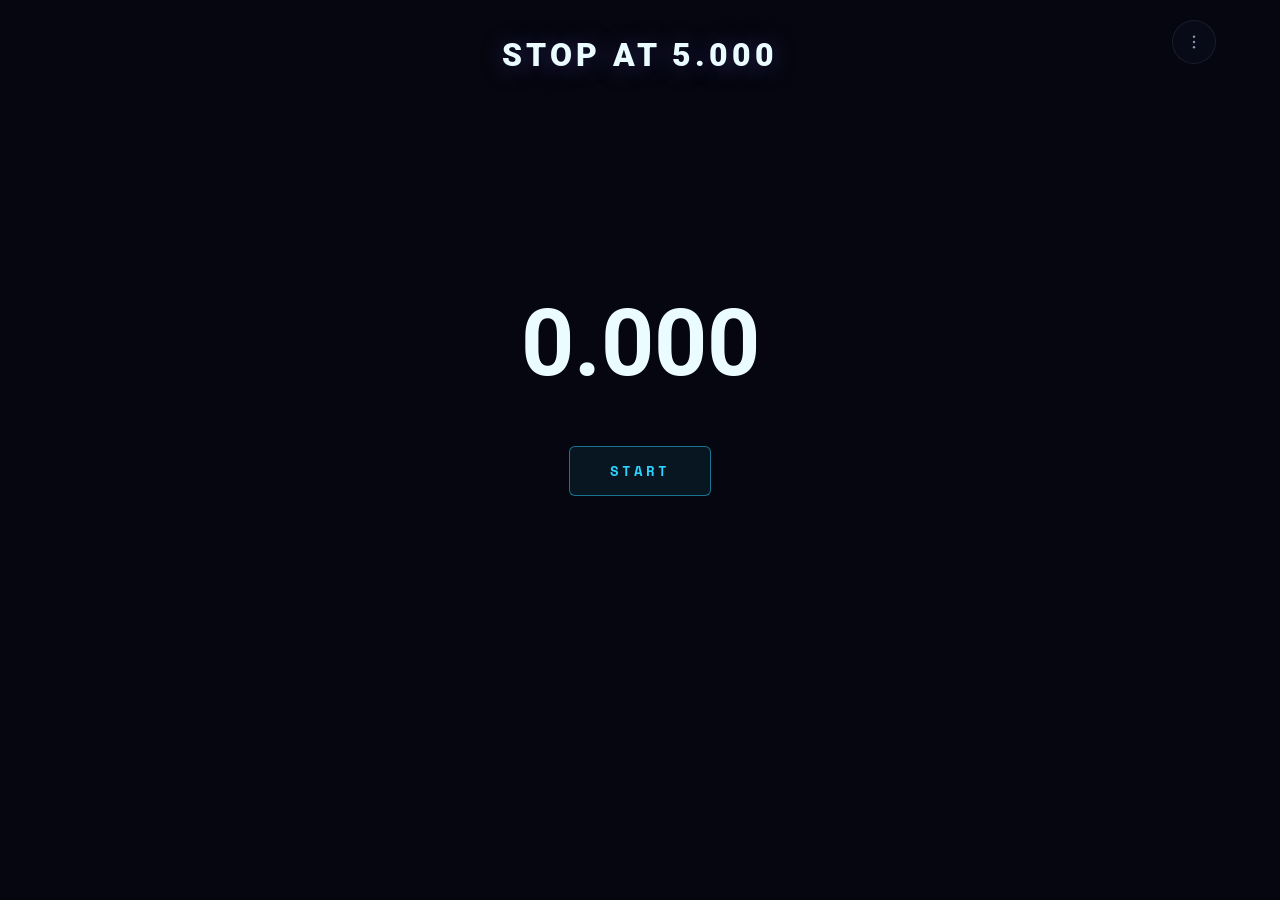
<file: game3.html>
<!DOCTYPE html>
<html lang="en">
<head>
<meta charset="UTF-8">
<meta name="viewport" content="width=device-width, initial-scale=1.0">
<meta name="theme-color" content="#05060f">
<title>Stop at 5.000 — Cosmic Arcade</title>
<link rel="preconnect" href="https://fonts.googleapis.com">
<link rel="preconnect" href="https://fonts.gstatic.com" crossorigin>
<link href="https://fonts.googleapis.com/css2?family=Roboto:wght@400;700;900&family=Space+Mono:wght@400;700&display=swap" rel="stylesheet">
<link rel="stylesheet" href="shared.css">
<style>
  header { position: relative; z-index: 2; }

  .timer-title {
    font-family: 'Roboto', sans-serif;
    font-weight: 900;
    text-transform: uppercase;
    font-size: clamp(1.2rem, 5vw, 2rem);
    letter-spacing: 4px;
    color: #eafcff;
  }

  .timer-panel {
    flex: 1;
    display: flex;
    flex-direction: column;
    align-items: center;
    justify-content: center;
    gap: 20px;
    padding: 20px;
    position: relative;
    z-index: 2;
  }

  .timer-display {
    font-family: 'Roboto', sans-serif;
    font-weight: 700;
    font-size: clamp(2.8rem, 14vw, 5.8rem);
    color: #eafcff;
    transition: opacity .6s ease, color .3s ease;
    font-variant-numeric: tabular-nums;
  }

  .timer-panel.danger .timer-display { color: #ff5470; }
  .timer-panel.hidden-phase .timer-display { opacity: 0; }

  .timer-btn {
    font-family: 'Space Mono', monospace;
    font-weight: 700;
    letter-spacing: 3px;
    text-transform: uppercase;
    font-size: 0.85rem;
    padding: 14px 40px;
    border-radius: 6px;
    margin-top: 28px;
    border: 1px solid rgba(45,212,255,0.5);
    background: rgba(45,212,255,0.08);
    color: #2dd4ff;
    cursor: pointer;
    transition: background .25s ease, color .25s ease, transform .15s ease, border-color .25s ease;
  }
  .timer-btn:hover { background: rgba(45,212,255,0.16); transform: translateY(-2px); }
  .timer-btn:active { transform: translateY(0) scale(0.97); }
  .timer-btn.stop { border-color: rgba(255,45,120,0.6); background: rgba(255,45,120,0.1); color: #ff5470; }
  .timer-btn.stop:hover { 
  background: #ff5470; 
  color: #ffffff; 
  border-color: #ff5470; 
  }
  .timer-btn:focus-visible { outline: 2px solid #2dd4ff; outline-offset: 3px; }

  .timer-result {
    font-family: 'Space Mono', monospace;
    font-size: clamp(0.8rem, 2.2vw, 0.95rem);
    letter-spacing: 1px;
    text-transform: uppercase;
    min-height: 1.4em;
    opacity: 0;
    transform: translateY(6px);
    transition: opacity .35s ease, transform .35s ease;
  }
  .timer-result.visible { opacity: 1; transform: translateY(0); }
  .timer-result.fail { color: #ff5470; }
  .timer-result.miss { color: #2dd4ff; }

  /* Redesigned Official X Button */
  .share-btn {
    font-family: 'Space Mono', monospace;
    font-weight: 700;
    letter-spacing: 1px;
    text-transform: uppercase;
    font-size: 0.8rem;
    padding: 12px 28px;
    border-radius: 9999px; /* Pill shape */
    margin-top: 10px;
    border: 1px solid #333;
    background: #000000;
    color: #ffffff;
    cursor: pointer;
    display: flex;
    align-items: center;
    gap: 10px;
    opacity: 0;
    transform: translateY(6px);
    pointer-events: none;
    transition: opacity .35s ease, transform .35s ease, background .2s ease;
  }
  .share-btn.visible { opacity: 1; transform: translateY(0); pointer-events: auto; }
  .share-btn:hover { background: #1a1a1a; }
  .share-btn svg { width: 14px; height: 14px; fill: #ffffff; }
</style>
</head>
<body data-game-index="2">
  <div class="bg-void"></div>
  <div class="bg-grid"></div>
  <div class="bg-orbit-wrap"><svg id="orbit-svg" viewBox="0 0 700 700"></svg></div>
  <canvas id="starfield" aria-hidden="true"></canvas>

  <button id="settings-btn" class="settings-btn" aria-label="Settings" aria-haspopup="true" aria-expanded="false" type="button">
    <svg viewBox="0 0 24 24">
      <circle cx="12" cy="5" r="1.6" fill="currentColor"></circle>
      <circle cx="12" cy="12" r="1.6" fill="currentColor"></circle>
      <circle cx="12" cy="19" r="1.6" fill="currentColor"></circle>
    </svg>
  </button>

  <div class="settings-panel" id="settings-panel" role="dialog" aria-label="Settings">
    <h2>Settings</h2>
    <div class="settings-row">
      <span>Sound</span>
      <button class="settings-toggle" id="sound-toggle" role="switch" aria-checked="true" type="button"></button>
    </div>
  </div>

  <header>
    <h1 class="timer-title">Stop at 5.000</h1>
  </header>

  <div class="app-container">
    <div class="timer-panel" id="timer-panel">
      <div class="timer-display" id="timer-display">0.000</div>
      <button class="timer-btn" id="timer-btn" type="button">Start</button>
      <div class="timer-result" id="timer-result" aria-live="polite"></div>

      <button class="share-btn" id="share-btn" type="button">
        <svg viewBox="0 0 24 24" fill="currentColor"><path d="M18.244 2.25h3.308l-7.227 8.26 8.502 11.24H16.17l-5.214-6.817L4.99 22.75H1.68l7.73-8.835L1.254 2.25H8.08l4.713 6.231zm-1.161 17.52h1.833L7.084 4.126H5.117z"/></svg>
        Share on 𝕏
      </button>
    </div>
  </div>

  <nav class="game-nav" id="game-nav" aria-label="Game navigation" tabindex="0">
    <button class="game-nav-btn" id="back-game-btn" aria-label="Previous game" type="button">
      <svg viewBox="0 0 24 24" fill="none" stroke="currentColor" stroke-width="2.2" stroke-linecap="round" stroke-linejoin="round">
        <path d="M16.5 5 7.5 12l9 7Z"></path>
      </svg>
    </button>
    <button class="game-nav-btn random-btn" id="random-game-btn" aria-label="Random game" type="button">
      <svg viewBox="0 0 24 24" fill="none" stroke="currentColor" stroke-width="2" stroke-linecap="round" stroke-linejoin="round">
        <rect x="3" y="3" width="18" height="18" rx="4"></rect>
        <circle cx="8" cy="8" r="1.3" fill="currentColor" stroke="none"></circle>
        <circle cx="16" cy="8" r="1.3" fill="currentColor" stroke="none"></circle>
        <circle cx="12" cy="12" r="1.3" fill="currentColor" stroke="none"></circle>
        <circle cx="8" cy="16" r="1.3" fill="currentColor" stroke="none"></circle>
        <circle cx="16" cy="16" r="1.3" fill="currentColor" stroke="none"></circle>
      </svg>
    </button>
    <button class="game-nav-btn" id="next-game-btn" aria-label="Next game" type="button">
      <svg viewBox="0 0 24 24" fill="none" stroke="currentColor" stroke-width="2.2" stroke-linecap="round" stroke-linejoin="round">
        <path d="M7.5 5l9 7-9 7Z"></path>
      </svg>
    </button>
  </nav>

<script src="shared.js"></script>
<script>
(function(){
  var display = document.getElementById('timer-display');
  var btn = document.getElementById('timer-btn');
  var result = document.getElementById('timer-result');
  var panel = document.getElementById('timer-panel');
  var shareBtn = document.getElementById('share-btn');
  
  var TARGET = 5.000;
  var TIMEOUT = 10.000;
  var HIDE_AFTER = 2.000;
  var DANGER_AFTER = 8.000;
  var running = false;
  var startTime = 0;
  var rafId = null;
  var shareText = '';

  function tick(){
    if(!running) return;
    var elapsed = (performance.now() - startTime) / 1000;
    if(elapsed >= TIMEOUT){
      finish(TIMEOUT, true);
      return;
    }
    display.textContent = elapsed.toFixed(3);
    panel.classList.toggle('hidden-phase', elapsed >= HIDE_AFTER);
    panel.classList.toggle('danger', elapsed >= DANGER_AFTER);
    rafId = requestAnimationFrame(tick);
  }

  function start(){
    running = true;
    startTime = performance.now();
    display.textContent = '0.000';
    panel.classList.remove('hidden-phase', 'danger');
    btn.textContent = 'Stop';
    btn.classList.add('stop');
    panel.classList.add('running');
    result.classList.remove('visible', 'fail', 'miss');
    result.textContent = '';
    shareBtn.classList.remove('visible');
    rafId = requestAnimationFrame(tick);
  }

  function finish(elapsedRaw, timedOut){
    running = false;
    if(rafId) cancelAnimationFrame(rafId);

    panel.classList.remove('running', 'hidden-phase', 'danger');
    btn.textContent = 'Try Again';
    btn.classList.remove('stop');

    var pageUrl = window.location.href;

    if(timedOut){
      display.textContent = TIMEOUT.toFixed(3);
      result.textContent = "How Slow You Are";
      result.classList.add('visible', 'fail');
      var diffSec = (TIMEOUT - TARGET).toFixed(3);
      shareText = "I was just " + diffSec + " seconds away from stopping the timer at exactly 5.000. You should also try " + pageUrl;
      shareBtn.classList.add('visible');
      return;
    }

    var diffMs = Math.round((elapsedRaw - TARGET) * 1000);

    // Kept your impossible-to-win mechanic intact!
    if(diffMs === 0){
      var nudge = 1 + Math.floor(Math.random() * 4);
      diffMs = Math.random() < 0.5 ? -nudge : nudge;
      elapsedRaw = TARGET + diffMs / 1000;
    }

    var clamped = Math.min(Math.max(elapsedRaw, 0), TIMEOUT);
    display.textContent = clamped.toFixed(3);

    var diffSeconds = (Math.abs(diffMs) / 1000).toFixed(3);

    if (diffMs > 0) {
      result.textContent = diffSeconds + " seconds away - So Close";
    } else {
      result.textContent = diffSeconds + " seconds away - SO Early";
    }

    result.classList.add('visible', 'miss');
    shareText = "I was just " + diffSeconds + " seconds away from stopping the timer at exactly 5.000. You should also try " + pageUrl;
    shareBtn.classList.add('visible');
  }

  function toggle(){
    if(running){
      var elapsed = (performance.now() - startTime) / 1000;
      finish(elapsed, false);
    } else {
      start();
    }
  }

  btn.addEventListener('click', toggle);

  shareBtn.addEventListener('click', function(){
    var intentUrl = 'https://twitter.com/intent/tweet?text=' + encodeURIComponent(shareText);
    window.open(intentUrl, '_blank');
  });

  window.addEventListener('keydown', function(e){
    if(e.code === 'Space' || e.key === ' ' || e.key === 'Spacebar'){
      if(e.repeat) return;
      e.preventDefault();
      toggle();
    }
  });
})();
</script>
</body>
</html>
</file>
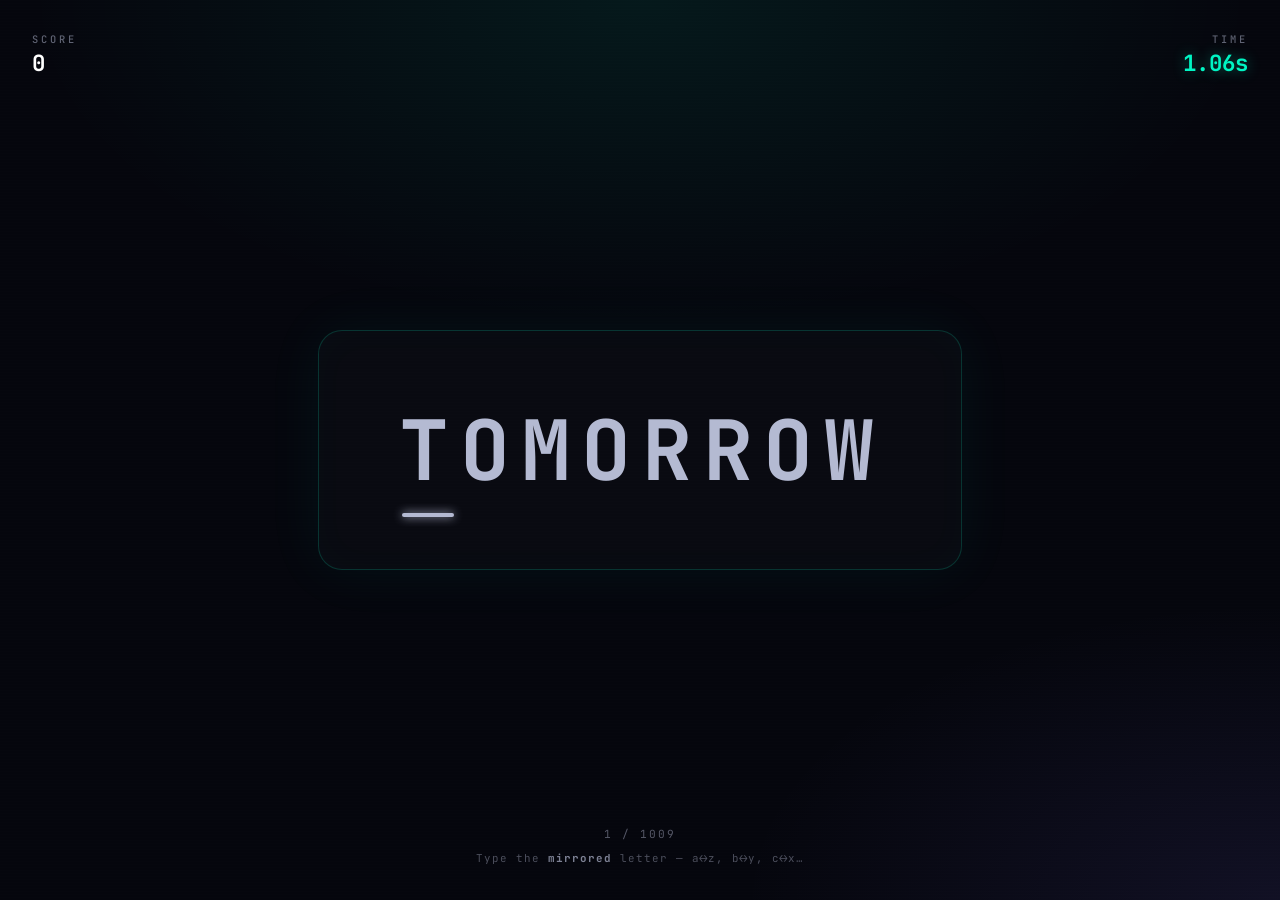
<file: game4.html>
<!DOCTYPE html>
<html lang="en">
<head>
<meta charset="UTF-8">
<meta name="viewport" content="width=device-width, initial-scale=1.0">
<title>Reverse Typer</title>
<link rel="preconnect" href="https://fonts.googleapis.com">
<link rel="preconnect" href="https://fonts.gstatic.com" crossorigin>
<link href="https://fonts.googleapis.com/css2?family=JetBrains+Mono:wght@400;500;700;800&display=swap" rel="stylesheet">
<style>
  :root {
    --bg-1: #05060d;
    --bg-2: #0b0d1c;
    --text-untyped: #cdd3ee;
    --color-correct: #00f5c4;
    --color-literal: #ffbe3d;
    --color-wrong: #ff3d6e;
    --panel-border: rgba(0, 245, 196, 0.18);
  }

  * { box-sizing: border-box; margin: 0; padding: 0; }

  html, body { height: 100%; }

  body {
    background:
      radial-gradient(ellipse 80% 60% at 50% 0%, rgba(0,245,196,0.08), transparent 60%),
      radial-gradient(ellipse 70% 55% at 100% 100%, rgba(124,108,240,0.10), transparent 60%),
      var(--bg-1);
    color: var(--text-untyped);
    font-family: 'JetBrains Mono', monospace;
    display: flex;
    justify-content: center;
    align-items: center;
    overflow: hidden;
    position: relative;
    user-select: none;
  }

  .scanlines {
    position: fixed; inset: 0; pointer-events: none; z-index: 1; opacity: 0.35;
    background: repeating-linear-gradient(to bottom, rgba(255,255,255,0.025) 0px, rgba(255,255,255,0.025) 1px, transparent 1px, transparent 3px);
  }

  .hud {
    position: fixed; top: 2rem; left: 2rem; right: 2rem;
    display: flex; justify-content: space-between; align-items: flex-start;
    z-index: 2; pointer-events: none;
  }
  .hud-block { display: flex; flex-direction: column; gap: 2px; }
  .hud-label {
    font-size: 0.65rem; letter-spacing: 3px; text-transform: uppercase;
    color: rgba(205, 211, 238, 0.45); font-weight: 500;
  }
  .hud-value {
    font-size: 1.4rem; font-weight: 700; color: #ffffff;
    font-variant-numeric: tabular-nums;
  }
  #time { color: var(--color-correct); text-shadow: 0 0 14px rgba(0,245,196,0.4); }

  .progress-wrap {
    position: fixed; bottom: 2.2rem; left: 50%; transform: translateX(-50%);
    display: flex; flex-direction: column; align-items: center; gap: 10px;
    z-index: 2;
  }
  #progress-count {
    font-size: 0.7rem; letter-spacing: 2px; color: rgba(205, 211, 238, 0.4);
    font-variant-numeric: tabular-nums; transition: opacity 0.3s ease;
  }
  .hint {
    font-size: 0.68rem; letter-spacing: 1px; color: rgba(205, 211, 238, 0.35);
    text-align: center; max-width: 90vw;
  }
  .hint strong { color: rgba(205, 211, 238, 0.6); }

  .word-card {
    position: relative;
    padding: clamp(2rem, 6vw, 4rem) clamp(1.5rem, 8vw, 5rem);
    border-radius: 24px;
    background: rgba(255, 255, 255, 0.02);
    border: 1px solid var(--panel-border);
    box-shadow: 0 0 60px rgba(0, 245, 196, 0.06), inset 0 0 40px rgba(0, 245, 196, 0.02);
    max-width: 92vw;
    display: flex;
    z-index: 2;
    animation: borderPulse 4s ease-in-out infinite;
  }
  @keyframes borderPulse {
    0%, 100% { box-shadow: 0 0 60px rgba(0, 245, 196, 0.06), inset 0 0 40px rgba(0, 245, 196, 0.02); }
    50% { box-shadow: 0 0 80px rgba(0, 245, 196, 0.12), inset 0 0 50px rgba(0, 245, 196, 0.05); }
  }

  .word-display {
    font-size: 8vw;
    font-weight: 700;
    letter-spacing: 0.08em;
    display: flex;
    flex-wrap: wrap;
    justify-content: center;
    gap: 4px;
    text-transform: uppercase;
  }

  @media (min-width: 1200px) {
    .word-display { font-size: 5.2rem; }
  }

  .letter {
    position: relative;
    transition: color 0.1s ease, text-shadow 0.1s ease;
  }

  .letter.space-letter { width: 0.5em; }

  .letter.current::after {
    content: '';
    position: absolute; left: 4%; right: 4%; bottom: -0.14em;
    height: 4px; border-radius: 3px;
    background: currentColor;
    box-shadow: 0 0 10px currentColor;
    animation: caretBlink 1s steps(2) infinite;
  }
  @keyframes caretBlink { 50% { opacity: 0.15; } }

  .untyped { color: var(--text-untyped); opacity: 0.88; }

  .typed {
    color: var(--color-correct);
    text-shadow: 0 0 22px rgba(0, 245, 196, 0.55);
  }

  .literal-error {
    color: var(--color-literal);
    text-shadow: 0 0 22px rgba(255, 190, 61, 0.55);
  }

  .wrong-error {
    color: var(--color-wrong);
    text-shadow: 0 0 22px rgba(255, 61, 110, 0.55);
    animation: shake 0.22s ease;
  }
  @keyframes shake {
    0%, 100% { transform: translateY(0); }
    30% { transform: translateY(-3px); }
    60% { transform: translateY(2px); }
  }

  @keyframes popIn {
    0% { transform: scale(0.9); opacity: 0; }
    50% { transform: scale(1.04); }
    100% { transform: scale(1); opacity: 1; }
  }
  .pop-anim { animation: popIn 0.35s cubic-bezier(0.175, 0.885, 0.32, 1.275) forwards; }
</style>
</head>
<body>

  <div class="scanlines"></div>

  <div class="hud">
    <div class="hud-block">
      <span class="hud-label">Score</span>
      <span class="hud-value" id="score">0</span>
    </div>
    <div class="hud-block" style="align-items:flex-end;">
      <span class="hud-label">Time</span>
      <span class="hud-value" id="time">0.00s</span>
    </div>
  </div>

  <div class="word-card">
    <div id="word-display" class="word-display"></div>
  </div>

  <div class="progress-wrap">
    <span id="progress-count"></span>
    <span class="hint">Type the <strong>mirrored</strong> letter — a↔z, b↔y, c↔x…</span>
  </div>

<script>
  // ===========================================================
  // Word bank — ~1000 unique lowercase words across many themes
  // ===========================================================
  const rawWords = `
    sun moon star sky cloud rain snow wind storm thunder lightning rainbow mountain valley canyon desert forest jungle meadow field prairie island beach shore coast ocean sea lake river stream creek waterfall cave cliff volcano glacier iceberg tundra swamp marsh
    lion tiger bear wolf fox deer moose elk bison buffalo zebra giraffe elephant rhino hippo monkey gorilla panda koala kangaroo rabbit squirrel beaver otter raccoon skunk badger hedgehog mole bat whale dolphin shark seal walrus penguin eagle falcon hawk owl
    sparrow robin crow raven pigeon dove swan duck goose heron stork flamingo parrot peacock ostrich pelican seagull woodpecker cardinal hummingbird
    ant bee wasp moth butterfly beetle cricket grasshopper ladybug dragonfly firefly mosquito spider scorpion centipede caterpillar cockroach termite aphid mantis
    octopus squid jellyfish starfish crab lobster shrimp clam oyster coral anemone urchin eel ray plankton
    head face eye ear nose mouth lip tooth tongue chin neck shoulder arm elbow wrist hand finger thumb chest back waist hip leg knee ankle foot toe skin bone muscle
    mother father sister brother daughter son uncle aunt cousin nephew niece grandmother grandfather husband wife parent child sibling twin orphan
    happy sad angry afraid scared brave calm nervous excited bored curious jealous proud ashamed guilty lonely hopeful grateful confused surprised worried relieved content anxious cheerful gloomy furious terrified delighted embarrassed
    red blue green yellow purple orange pink black white gray brown gold silver violet indigo maroon navy teal beige crimson
    sunny cloudy rainy windy stormy foggy humid freezing chilly mild tropical arctic breezy misty hazy
    today tomorrow yesterday morning afternoon evening midnight noon dawn dusk second minute hour week month year decade century season moment
    bread cheese butter milk cream sugar salt pepper honey jam sauce soup salad sandwich burger pizza pasta noodle rice beans lentil mushroom spinach broccoli cabbage pumpkin cucumber radish olive coconut mango pineapple strawberry blueberry raspberry watermelon avocado ginger cinnamon vanilla
    water coffee tea juice soda lemonade smoothie milkshake cocktail cider
    kettle toaster blender microwave dishwasher sink faucet cabinet drawer shelf curtain carpet rug pillow blanket mattress wardrobe dresser mirror vase candle lantern broom mop bucket sponge towel soap shampoo toothbrush
    hammer wrench screwdriver drill saw chisel nail screw bolt nut ladder shovel rake axe pliers clamp file sandpaper ruler tape
    bicycle motorcycle scooter car truck van bus train subway tram airplane helicopter glider rocket submarine canoe kayak yacht ferry sled
    castle palace cottage cabin mansion apartment skyscraper warehouse factory mill barn stable church temple mosque synagogue cathedral monastery museum gallery theater cinema stadium arena courthouse prison embassy lighthouse windmill greenhouse
    pencil crayon eraser notebook textbook backpack chalkboard marker highlighter calculator globe microscope telescope compass protractor folder binder homework exam
    soccer football basketball baseball tennis golf hockey cricket rugby volleyball swimming diving boxing wrestling fencing archery cycling running jogging hiking climbing skiing snowboarding skating surfing
    melody harmony rhythm tempo chorus verse lyric symphony orchestra opera ballet sculpture mural sketch portrait landscape canvas palette brush easel pottery ceramic mosaic origami calligraphy
    laptop tablet monitor printer scanner router modem server database algorithm browser password firewall virus malware download upload wireless bluetooth satellite sensor battery charger adapter cable
    atom molecule electron proton neutron element compound mixture solution reaction energy gravity friction velocity momentum magnetism radiation ecosystem habitat species gene cell tissue organ bacteria
    planet galaxy universe comet asteroid meteor nebula orbit astronaut spacecraft cosmos constellation eclipse solstice equinox blackhole
    continent peninsula plateau delta estuary archipelago hemisphere equator latitude longitude border territory region province capital port canal reservoir
    baker butcher tailor plumber electrician carpenter mechanic painter sculptor architect scientist philosopher historian journalist photographer librarian pharmacist dentist surgeon therapist accountant banker economist diplomat politician senator mayor governor ambassador curator
    freedom justice honesty loyalty wisdom patience kindness honor dignity integrity humility gratitude forgiveness compassion empathy sympathy tolerance equality liberty democracy anarchy chaos unity diversity identity memory imagination creativity
    dragon phoenix unicorn mermaid centaur griffin sphinx titan oracle prophecy spell potion curse blessing enchantment sorcery alchemy legend myth folklore quest kingdom dynasty throne
    run jump walk swim fly climb crawl dance sing laugh cry shout whisper listen speak read write draw paint build break fix clean wash cook bake grow plant hunt fish travel explore discover invent create design imagine dream wonder
    tall short wide narrow thick thin heavy light strong weak fast slow loud quiet bright dark warm cool wet dry dirty smooth rough sharp blunt soft hard sweet sour bitter salty fresh stale ancient modern simple complex common rare
    zero one two three four five six seven eight nine ten dozen hundred thousand million
    shirt blouse sweater cardigan jacket coat vest trousers shorts skirt dress gown suit tuxedo uniform pajama robe apron mitten glove scarf hat cap helmet veil
    ring necklace bracelet earring brooch anklet pendant tiara cufflink locket
    chair table desk bench stool sofa couch armchair bookshelf bunk cradle crib hammock recliner ottoman sideboard vanity
    france germany italy spain portugal greece russia china japan korea india nepal thailand vietnam egypt kenya nigeria morocco canada mexico brazil argentina chile peru colombia australia iceland ireland scotland wales england norway sweden finland denmark poland hungary austria turkey israel
    english spanish french german italian chinese japanese korean arabic russian
    chess checkers poker bridge solitaire dominoes backgammon scrabble monopoly charades bingo dice puzzle riddle trivia
    tractor plow harvest silo pasture orchard vineyard ranch corral trough haystack scarecrow rooster hen piglet lamb calf foal kitten
    sailing rowing snorkel paddle anchor harbor pier dock buoy current
    timid shy bold confident humble arrogant generous selfish honest dishonest loyal faithful stubborn impatient optimistic pessimistic
    pebble boulder gravel sand dune oasis spring geyser cavern grotto reef lagoon fjord bay cove strait channel gorge ridge summit
    umbrella wallet ticket passport luggage suitcase calendar diary journal envelope stamp postcard package parcel receipt invoice coupon voucher badge medal trophy award certificate diploma license permit contract agreement treaty alliance coalition federation republic monarchy empire colony settlement village hamlet town metropolis suburb district neighborhood community population census survey referendum citizen
    yogurt pancake waffle syrup mustard ketchup vinegar oatmeal cereal granola pretzel popcorn marshmallow caramel toffee biscuit muffin bagel croissant baguette tortilla burrito taco sushi ramen curry kebab falafel hummus salsa
  `;

  const words = [...new Set(rawWords.split(/\s+/).filter(Boolean))];

  // ===========================================================
  // Game state
  // ===========================================================
  const SPECIAL_THANKS = 'thank you for playing';
  const SPECIAL_AGAIN = 'play again';

  let currentWord = '';
  let currentIndex = 0;
  let score = 0;
  let isTransitioning = false;
  let spanElements = [];
  let currentWordIsSpecial = false;

  let gameWords = [];
  let wordPointer = 0;
  let stage = 'playing'; // 'playing' | 'thanks' | 'again'

  let wordStartTime = 0;
  let timerRaf = null;

  const wordDisplayElement = document.getElementById('word-display');
  const scoreElement = document.getElementById('score');
  const timeElement = document.getElementById('time');
  const progressElement = document.getElementById('progress-count');

  function shuffle(arr) {
    const a = arr.slice();
    for (let i = a.length - 1; i > 0; i--) {
      const j = Math.floor(Math.random() * (i + 1));
      [a[i], a[j]] = [a[j], a[i]];
    }
    return a;
  }

  function resetGame() {
    gameWords = shuffle(words);
    wordPointer = 0;
    stage = 'playing';
    score = 0;
    scoreElement.innerText = score;
  }

  function getNextWord() {
    if (stage === 'playing') {
      if (wordPointer < gameWords.length) {
        currentWordIsSpecial = false;
        return gameWords[wordPointer++];
      }
      stage = 'thanks';
      currentWordIsSpecial = true;
      return SPECIAL_THANKS;
    }
    if (stage === 'thanks') {
      stage = 'again';
      currentWordIsSpecial = true;
      return SPECIAL_AGAIN;
    }
    resetGame();
    currentWordIsSpecial = false;
    return gameWords[wordPointer++];
  }

  function updateProgress() {
    if (currentWordIsSpecial) {
      progressElement.style.opacity = '0';
    } else {
      progressElement.style.opacity = '1';
      progressElement.innerText = wordPointer + ' / ' + gameWords.length;
    }
  }

  function updateActiveLetter() {
    spanElements.forEach(s => s.classList.remove('current'));
    if (currentIndex < spanElements.length) {
      spanElements[currentIndex].classList.add('current');
    }
  }

  function stopTimer() {
    if (timerRaf) cancelAnimationFrame(timerRaf);
    timerRaf = null;
  }

  function startTimer() {
    wordStartTime = performance.now();
    timeElement.innerText = '0.00s';
    stopTimer();
    timerRaf = requestAnimationFrame(updateTimer);
  }

  function updateTimer() {
    const elapsed = (performance.now() - wordStartTime) / 1000;
    timeElement.innerText = elapsed.toFixed(2) + 's';
    timerRaf = requestAnimationFrame(updateTimer);
  }

  function completeWord() {
    isTransitioning = true;
    stopTimer();
    if (!currentWordIsSpecial) {
      score += 10;
      scoreElement.innerText = score;
    }
    setTimeout(startNextWord, 350);
  }

  function autoAdvanceSpaces() {
    while (currentIndex < currentWord.length && currentWord[currentIndex] === ' ') {
      spanElements[currentIndex].classList.add('typed', 'space-letter');
      currentIndex++;
    }
    if (currentIndex === currentWord.length) {
      completeWord();
    } else {
      updateActiveLetter();
    }
  }

  function startNextWord() {
    currentWord = getNextWord();
    currentIndex = 0;
    isTransitioning = false;
    spanElements = [];

    wordDisplayElement.innerHTML = '';

    for (let i = 0; i < currentWord.length; i++) {
      const span = document.createElement('span');
      const ch = currentWord[i];
      span.innerText = ch === ' ' ? '\u00A0' : ch;
      span.className = ch === ' ' ? 'letter untyped space-letter' : 'letter untyped';
      wordDisplayElement.appendChild(span);
      spanElements.push(span);
    }

    updateProgress();
    startTimer();

    wordDisplayElement.classList.remove('pop-anim');
    void wordDisplayElement.offsetWidth;
    wordDisplayElement.classList.add('pop-anim');

    autoAdvanceSpaces();
  }

  function getReversedChar(char) {
    const code = char.charCodeAt(0);
    if (code >= 97 && code <= 122) {
      return String.fromCharCode(219 - code);
    }
    return char;
  }

  document.addEventListener('keydown', (e) => {
    if (e.key === 'Backspace' || e.key === ' ') {
      e.preventDefault();
    }

    if (isTransitioning || e.ctrlKey || e.altKey || e.metaKey || e.key.length !== 1) {
      return;
    }

    const pressedKey = e.key.toLowerCase();
    if (!/^[a-z]$/.test(pressedKey)) return;

    const targetChar = currentWord[currentIndex];
    const reversedKey = getReversedChar(pressedKey);
    const currentSpan = spanElements[currentIndex];
    if (!currentSpan) return;

    if (reversedKey === targetChar) {
      currentSpan.classList.remove('untyped', 'literal-error', 'wrong-error');
      currentSpan.classList.add('typed');
      currentIndex++;
      autoAdvanceSpaces();
    } else if (pressedKey === targetChar) {
      currentSpan.classList.remove('untyped');
      currentSpan.classList.add('literal-error');
      updateActiveLetter();
    } else {
      currentSpan.classList.remove('untyped');
      currentSpan.classList.add('wrong-error');
      updateActiveLetter();
    }
  });

  window.onload = () => {
    resetGame();
    startNextWord();
  };
</script>
</body>
</html>
</file>
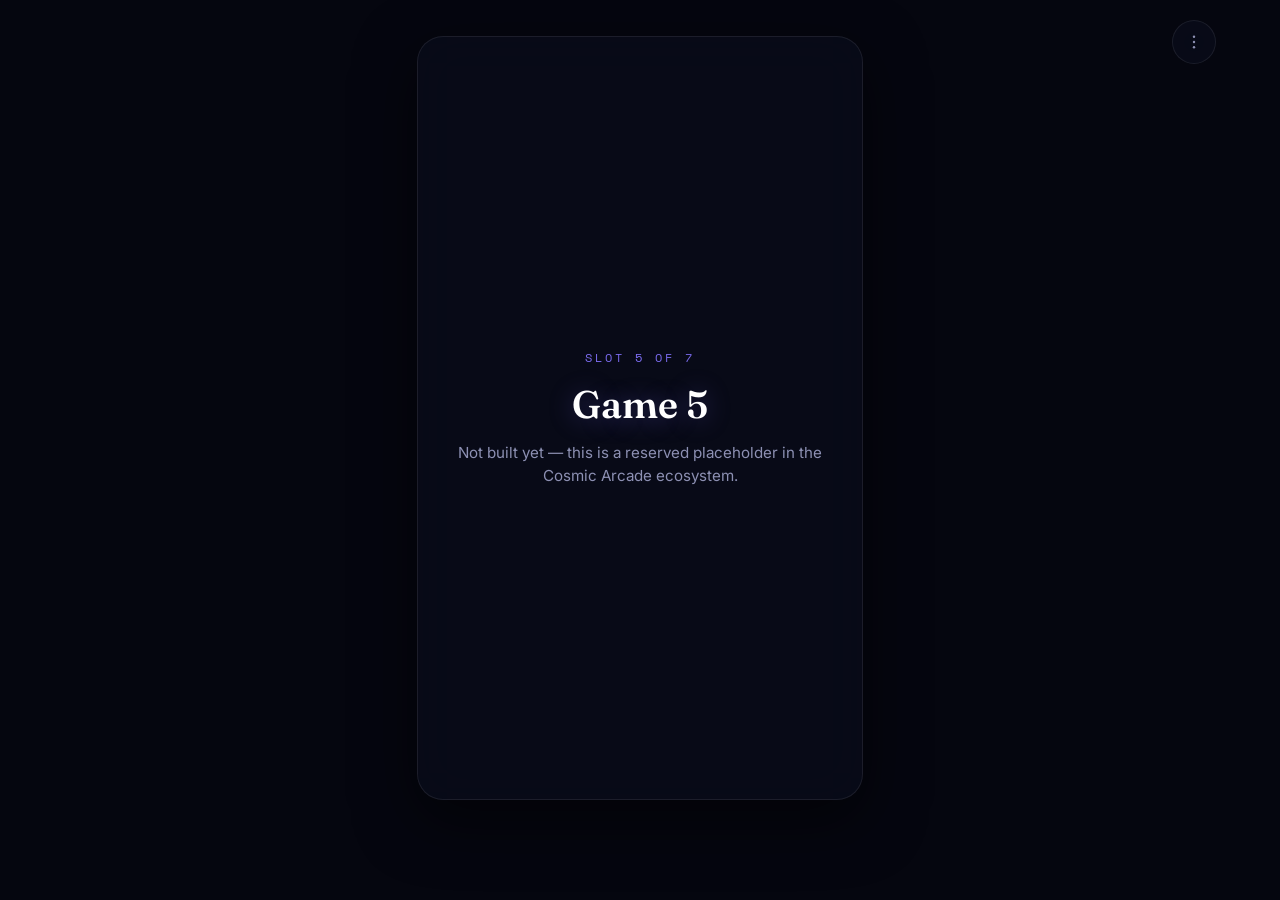
<file: game5.html>
<!DOCTYPE html>
<html lang="en">
<head>
<meta charset="UTF-8">
<meta name="viewport" content="width=device-width, initial-scale=1.0">
<meta name="theme-color" content="#05060f">
<title>Game 5 — Cosmic Arcade</title>
<link rel="preconnect" href="https://fonts.googleapis.com">
<link rel="preconnect" href="https://fonts.gstatic.com" crossorigin>
<link href="https://fonts.googleapis.com/css2?family=Fraunces:ital,wght@0,500;0,600;0,700;1,500&family=Space+Mono:wght@400;700&family=Inter:wght@300;400;500;600&display=swap" rel="stylesheet">
<link rel="stylesheet" href="shared.css">
</head>
<body data-game-index="4">

  <div class="bg-void"></div>
  <div class="bg-grid"></div>
  <div class="bg-orbit-wrap"><svg id="orbit-svg" viewBox="0 0 700 700"></svg></div>
  <canvas id="starfield" aria-hidden="true"></canvas>

  <button id="settings-btn" class="settings-btn" aria-label="Settings" aria-haspopup="true" aria-expanded="false" type="button">
    <svg viewBox="0 0 24 24">
      <circle cx="12" cy="5" r="1.6" fill="currentColor"></circle>
      <circle cx="12" cy="12" r="1.6" fill="currentColor"></circle>
      <circle cx="12" cy="19" r="1.6" fill="currentColor"></circle>
    </svg>
  </button>

  <div class="settings-panel" id="settings-panel" role="dialog" aria-label="Settings">
    <h2>Settings</h2>
    <div class="settings-row">
      <span>Sound</span>
      <button class="settings-toggle" id="sound-toggle" role="switch" aria-checked="true" type="button"></button>
    </div>
  </div>

  <div class="app-container">
    <div class="stage">
      <span class="stage-number">Slot 5 of 7</span>
      <h2>Game 5</h2>
      <p>Not built yet — this is a reserved placeholder in the Cosmic Arcade ecosystem.</p>
    </div>
  </div>

  <nav class="game-nav" id="game-nav" aria-label="Game navigation" tabindex="0">
    <button class="game-nav-btn" id="back-game-btn" aria-label="Previous game" type="button">
      <svg viewBox="0 0 24 24" fill="none" stroke="currentColor" stroke-width="2.2" stroke-linecap="round" stroke-linejoin="round">
        <path d="M16.5 5 7.5 12l9 7Z"></path>
      </svg>
    </button>
    <button class="game-nav-btn random-btn" id="random-game-btn" aria-label="Random game" type="button">
      <svg viewBox="0 0 24 24" fill="none" stroke="currentColor" stroke-width="2" stroke-linecap="round" stroke-linejoin="round">
        <rect x="3" y="3" width="18" height="18" rx="4"></rect>
        <circle cx="8" cy="8" r="1.3" fill="currentColor" stroke="none"></circle>
        <circle cx="16" cy="8" r="1.3" fill="currentColor" stroke="none"></circle>
        <circle cx="12" cy="12" r="1.3" fill="currentColor" stroke="none"></circle>
        <circle cx="8" cy="16" r="1.3" fill="currentColor" stroke="none"></circle>
        <circle cx="16" cy="16" r="1.3" fill="currentColor" stroke="none"></circle>
      </svg>
    </button>
    <button class="game-nav-btn" id="next-game-btn" aria-label="Next game" type="button">
      <svg viewBox="0 0 24 24" fill="none" stroke="currentColor" stroke-width="2.2" stroke-linecap="round" stroke-linejoin="round">
        <path d="M7.5 5l9 7-9 7Z"></path>
      </svg>
    </button>
  </nav>

<script src="shared.js"></script>
</body>
</html>
<!--
  GAME 5 — RESERVED SLOT (not yet built)
  ==========================================
  This is slot 5 of 7 in the Cosmic Arcade ecosystem (see index.html,
  the Cosmic Calendar, for the first real game and the shared-chrome
  explanation). No concept has been chosen for this slot yet — its
  currently just a centered "Game 5" label inside the shared .stage
  layout so the back/random/next game nav has something to land on.

  For whoever (human or AI) builds this next: replace the .stage block
  in <body> with the real game markup, add any game-specific CSS in a
  <style> block in <head> (after the shared.css link, same pattern as
  index.html), and add game-specific JS in a <script> block after
  shared.js. Leave shared.css/shared.js untouched and keep the
  data-game-index attribute on <body> as-is (it's what tells the
  shared nav which slot this page is) — then update THIS comment to
  describe the finished game's idea instead of "not yet built".
-->
</file>
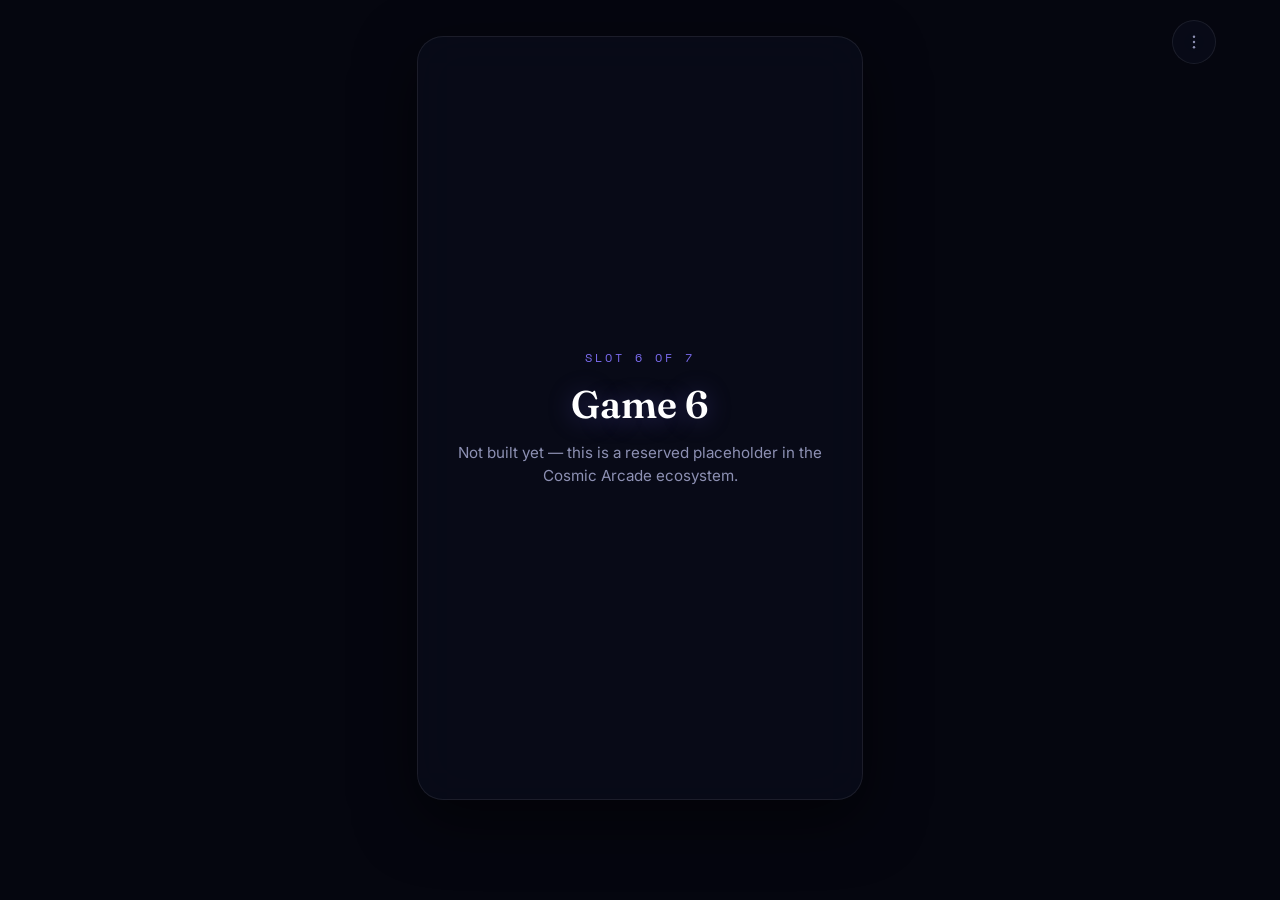
<file: game6.html>
<!DOCTYPE html>
<html lang="en">
<head>
<meta charset="UTF-8">
<meta name="viewport" content="width=device-width, initial-scale=1.0">
<meta name="theme-color" content="#05060f">
<title>Game 6 — Cosmic Arcade</title>
<link rel="preconnect" href="https://fonts.googleapis.com">
<link rel="preconnect" href="https://fonts.gstatic.com" crossorigin>
<link href="https://fonts.googleapis.com/css2?family=Fraunces:ital,wght@0,500;0,600;0,700;1,500&family=Space+Mono:wght@400;700&family=Inter:wght@300;400;500;600&display=swap" rel="stylesheet">
<link rel="stylesheet" href="shared.css">
</head>
<body data-game-index="5">

  <div class="bg-void"></div>
  <div class="bg-grid"></div>
  <div class="bg-orbit-wrap"><svg id="orbit-svg" viewBox="0 0 700 700"></svg></div>
  <canvas id="starfield" aria-hidden="true"></canvas>

  <button id="settings-btn" class="settings-btn" aria-label="Settings" aria-haspopup="true" aria-expanded="false" type="button">
    <svg viewBox="0 0 24 24">
      <circle cx="12" cy="5" r="1.6" fill="currentColor"></circle>
      <circle cx="12" cy="12" r="1.6" fill="currentColor"></circle>
      <circle cx="12" cy="19" r="1.6" fill="currentColor"></circle>
    </svg>
  </button>

  <div class="settings-panel" id="settings-panel" role="dialog" aria-label="Settings">
    <h2>Settings</h2>
    <div class="settings-row">
      <span>Sound</span>
      <button class="settings-toggle" id="sound-toggle" role="switch" aria-checked="true" type="button"></button>
    </div>
  </div>

  <div class="app-container">
    <div class="stage">
      <span class="stage-number">Slot 6 of 7</span>
      <h2>Game 6</h2>
      <p>Not built yet — this is a reserved placeholder in the Cosmic Arcade ecosystem.</p>
    </div>
  </div>

  <nav class="game-nav" id="game-nav" aria-label="Game navigation" tabindex="0">
    <button class="game-nav-btn" id="back-game-btn" aria-label="Previous game" type="button">
      <svg viewBox="0 0 24 24" fill="none" stroke="currentColor" stroke-width="2.2" stroke-linecap="round" stroke-linejoin="round">
        <path d="M16.5 5 7.5 12l9 7Z"></path>
      </svg>
    </button>
    <button class="game-nav-btn random-btn" id="random-game-btn" aria-label="Random game" type="button">
      <svg viewBox="0 0 24 24" fill="none" stroke="currentColor" stroke-width="2" stroke-linecap="round" stroke-linejoin="round">
        <rect x="3" y="3" width="18" height="18" rx="4"></rect>
        <circle cx="8" cy="8" r="1.3" fill="currentColor" stroke="none"></circle>
        <circle cx="16" cy="8" r="1.3" fill="currentColor" stroke="none"></circle>
        <circle cx="12" cy="12" r="1.3" fill="currentColor" stroke="none"></circle>
        <circle cx="8" cy="16" r="1.3" fill="currentColor" stroke="none"></circle>
        <circle cx="16" cy="16" r="1.3" fill="currentColor" stroke="none"></circle>
      </svg>
    </button>
    <button class="game-nav-btn" id="next-game-btn" aria-label="Next game" type="button">
      <svg viewBox="0 0 24 24" fill="none" stroke="currentColor" stroke-width="2.2" stroke-linecap="round" stroke-linejoin="round">
        <path d="M7.5 5l9 7-9 7Z"></path>
      </svg>
    </button>
  </nav>

<script src="shared.js"></script>
</body>
</html>
<!--
  GAME 6 — RESERVED SLOT (not yet built)
  ==========================================
  This is slot 6 of 7 in the Cosmic Arcade ecosystem (see index.html,
  the Cosmic Calendar, for the first real game and the shared-chrome
  explanation). No concept has been chosen for this slot yet — its
  currently just a centered "Game 6" label inside the shared .stage
  layout so the back/random/next game nav has something to land on.

  For whoever (human or AI) builds this next: replace the .stage block
  in <body> with the real game markup, add any game-specific CSS in a
  <style> block in <head> (after the shared.css link, same pattern as
  index.html), and add game-specific JS in a <script> block after
  shared.js. Leave shared.css/shared.js untouched and keep the
  data-game-index attribute on <body> as-is (it's what tells the
  shared nav which slot this page is) — then update THIS comment to
  describe the finished game's idea instead of "not yet built".
-->
</file>
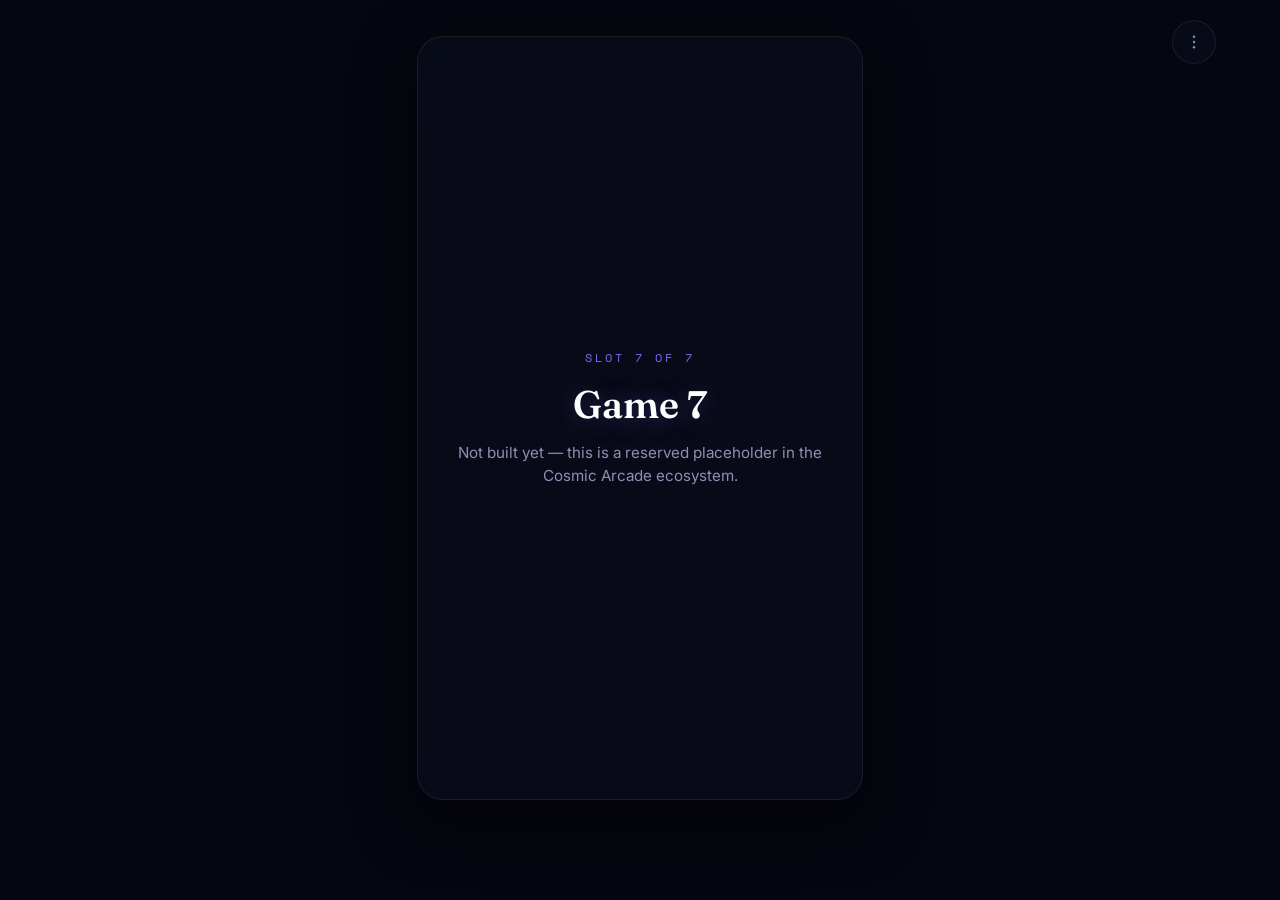
<file: game7.html>
<!DOCTYPE html>
<html lang="en">
<head>
<meta charset="UTF-8">
<meta name="viewport" content="width=device-width, initial-scale=1.0">
<meta name="theme-color" content="#05060f">
<title>Game 7 — Cosmic Arcade</title>
<link rel="preconnect" href="https://fonts.googleapis.com">
<link rel="preconnect" href="https://fonts.gstatic.com" crossorigin>
<link href="https://fonts.googleapis.com/css2?family=Fraunces:ital,wght@0,500;0,600;0,700;1,500&family=Space+Mono:wght@400;700&family=Inter:wght@300;400;500;600&display=swap" rel="stylesheet">
<link rel="stylesheet" href="shared.css">
</head>
<body data-game-index="6">

  <div class="bg-void"></div>
  <div class="bg-grid"></div>
  <div class="bg-orbit-wrap"><svg id="orbit-svg" viewBox="0 0 700 700"></svg></div>
  <canvas id="starfield" aria-hidden="true"></canvas>

  <button id="settings-btn" class="settings-btn" aria-label="Settings" aria-haspopup="true" aria-expanded="false" type="button">
    <svg viewBox="0 0 24 24">
      <circle cx="12" cy="5" r="1.6" fill="currentColor"></circle>
      <circle cx="12" cy="12" r="1.6" fill="currentColor"></circle>
      <circle cx="12" cy="19" r="1.6" fill="currentColor"></circle>
    </svg>
  </button>

  <div class="settings-panel" id="settings-panel" role="dialog" aria-label="Settings">
    <h2>Settings</h2>
    <div class="settings-row">
      <span>Sound</span>
      <button class="settings-toggle" id="sound-toggle" role="switch" aria-checked="true" type="button"></button>
    </div>
  </div>

  <div class="app-container">
    <div class="stage">
      <span class="stage-number">Slot 7 of 7</span>
      <h2>Game 7</h2>
      <p>Not built yet — this is a reserved placeholder in the Cosmic Arcade ecosystem.</p>
    </div>
  </div>

  <nav class="game-nav" id="game-nav" aria-label="Game navigation" tabindex="0">
    <button class="game-nav-btn" id="back-game-btn" aria-label="Previous game" type="button">
      <svg viewBox="0 0 24 24" fill="none" stroke="currentColor" stroke-width="2.2" stroke-linecap="round" stroke-linejoin="round">
        <path d="M16.5 5 7.5 12l9 7Z"></path>
      </svg>
    </button>
    <button class="game-nav-btn random-btn" id="random-game-btn" aria-label="Random game" type="button">
      <svg viewBox="0 0 24 24" fill="none" stroke="currentColor" stroke-width="2" stroke-linecap="round" stroke-linejoin="round">
        <rect x="3" y="3" width="18" height="18" rx="4"></rect>
        <circle cx="8" cy="8" r="1.3" fill="currentColor" stroke="none"></circle>
        <circle cx="16" cy="8" r="1.3" fill="currentColor" stroke="none"></circle>
        <circle cx="12" cy="12" r="1.3" fill="currentColor" stroke="none"></circle>
        <circle cx="8" cy="16" r="1.3" fill="currentColor" stroke="none"></circle>
        <circle cx="16" cy="16" r="1.3" fill="currentColor" stroke="none"></circle>
      </svg>
    </button>
    <button class="game-nav-btn" id="next-game-btn" aria-label="Next game" type="button">
      <svg viewBox="0 0 24 24" fill="none" stroke="currentColor" stroke-width="2.2" stroke-linecap="round" stroke-linejoin="round">
        <path d="M7.5 5l9 7-9 7Z"></path>
      </svg>
    </button>
  </nav>

<script src="shared.js"></script>
</body>
</html>
<!--
  GAME 7 — RESERVED SLOT (not yet built)
  ==========================================
  This is slot 7 of 7 in the Cosmic Arcade ecosystem (see index.html,
  the Cosmic Calendar, for the first real game and the shared-chrome
  explanation). No concept has been chosen for this slot yet — its
  currently just a centered "Game 7" label inside the shared .stage
  layout so the back/random/next game nav has something to land on.

  For whoever (human or AI) builds this next: replace the .stage block
  in <body> with the real game markup, add any game-specific CSS in a
  <style> block in <head> (after the shared.css link, same pattern as
  index.html), and add game-specific JS in a <script> block after
  shared.js. Leave shared.css/shared.js untouched and keep the
  data-game-index attribute on <body> as-is (it's what tells the
  shared nav which slot this page is) — then update THIS comment to
  describe the finished game's idea instead of "not yet built".
-->
</file>
<file: shared.css>
:root{
  --void:#05060f;
  --void-2:#0a0d20;
  --panel-glass:rgba(12,15,32,0.55);
  --panel-glass-solid:rgba(12,15,32,0.92);
  --panel-border:rgba(255,255,255,0.08);
  --grid-line:rgba(148,140,255,0.05);
  --orbit-line:rgba(148,140,255,0.16);
  --nebula-violet:#7c6cf0;
  --nebula-rose:#ef6c9b;
  --stellar-gold:#f0c26e;
  --text-primary:#f5f3ff;
  --text-muted:#8d90b3;
  --shadow-soft:0 20px 60px rgba(0,0,0,0.55);
  --radius-lg:26px;
  --radius-md:16px;
}

*{ box-sizing:border-box; margin:0; padding:0; -webkit-tap-highlight-color:transparent; }
html{ background:var(--void); }
html.no-motion *{ animation-duration:0.001ms !important; animation-iteration-count:1 !important; transition-duration:0.001ms !important; scroll-behavior:auto !important; }

body{
  background:var(--void);
  color:var(--text-primary);
  font-family:'Inter',sans-serif;
  width:100%;
  min-height:100vh;
  min-height:100dvh;
  position:relative;
  overflow-x:hidden;
  display:flex;
  flex-direction:column;
  gap:20px;
  padding:max(20px, env(safe-area-inset-top)) 5vw calc(max(24px, env(safe-area-inset-bottom)) + 64px) 5vw;
}

/* ============ LAYERED SPACE BACKGROUND ============ */
.bg-void{
  position:fixed; inset:0; z-index:-5; pointer-events:none;
  background:
    radial-gradient(ellipse 80% 60% at 20% 15%, rgba(124,108,240,0.16), transparent 60%),
    radial-gradient(ellipse 70% 55% at 85% 80%, rgba(239,108,155,0.10), transparent 60%),
    radial-gradient(ellipse 100% 100% at 50% 50%, var(--void-2), var(--void) 70%);
}
.bg-grid{
  position:fixed; inset:0; z-index:-4; pointer-events:none;
  background-image:
    linear-gradient(var(--grid-line) 1px, transparent 1px),
    linear-gradient(90deg, var(--grid-line) 1px, transparent 1px);
  background-size:6vh 6vh;
  background-position:center;
  mask-image:radial-gradient(ellipse 90% 80% at 50% 50%, black 40%, transparent 90%);
  -webkit-mask-image:radial-gradient(ellipse 90% 80% at 50% 50%, black 40%, transparent 90%);
}
.bg-orbit-wrap{
  position:fixed; top:50%; left:50%; width:135vmax; height:135vmax;
  transform:translate(-50%,-50%);
  z-index:-3; pointer-events:none; opacity:0.55;
  animation:orbitSpin 420s linear infinite;
}
html.no-motion .bg-orbit-wrap{ animation:none; }
@keyframes orbitSpin{ to{ transform:translate(-50%,-50%) rotate(360deg); } }
#orbit-svg circle.orbit-ring{ fill:none; stroke:var(--orbit-line); stroke-width:1; }
#orbit-svg line.orbit-spoke{ stroke:var(--orbit-line); stroke-width:1; }
#orbit-svg circle.orbit-sun{ fill:var(--stellar-gold); opacity:0.55; }
#starfield{ position:fixed; inset:0; z-index:-2; pointer-events:none; width:100%; height:100%; }

/* ============ HEADER ============ */
header{
  flex:0 0 auto;
  display:flex; flex-direction:column; align-items:center; text-align:center; gap:4px;
  z-index:10;
}
h1{
  font-family:'Fraunces',serif; font-weight:600; font-style:normal;
  font-size:clamp(1.5rem, 5vw, 2.5rem);
  letter-spacing:-0.01em; color:#fff;
  text-shadow:0 2px 24px rgba(124,108,240,0.35);
}
header .eyebrow{
  font-family:'Space Mono',monospace;
  font-size:clamp(0.62rem, 1.8vw, 0.8rem);
  letter-spacing:3px; text-transform:uppercase;
  color:var(--nebula-violet);
}

.app-container{
  flex:1;
  display:flex; flex-direction:column; gap:20px;
  width:100%; max-width:1600px; margin:0 auto;
  z-index:10; min-height:0;
}

.glass-panel{
  background:var(--panel-glass);
  backdrop-filter:blur(24px); -webkit-backdrop-filter:blur(24px);
  border:1px solid var(--panel-border);
  border-radius:var(--radius-lg);
  box-shadow:var(--shadow-soft);
  display:flex; flex-direction:column;
  min-height:0;
}

/* ============ Placeholder game stage ============ */
.stage{
  flex:1;
  display:flex; flex-direction:column; align-items:center; justify-content:center;
  text-align:center; gap:14px;
  background:var(--panel-glass);
  backdrop-filter:blur(24px); -webkit-backdrop-filter:blur(24px);
  border:1px solid var(--panel-border);
  border-radius:var(--radius-lg);
  box-shadow:var(--shadow-soft);
  padding:48px 32px;
  max-width:560px; margin:0 auto;
}
.stage-number{
  font-family:'Space Mono',monospace; font-size:0.75rem; letter-spacing:3px;
  text-transform:uppercase; color:var(--nebula-violet);
}
.stage h2{
  font-family:'Fraunces',serif; font-weight:600;
  font-size:clamp(1.6rem, 5vw, 2.4rem); color:#fff;
  text-shadow:0 2px 24px rgba(124,108,240,0.35);
}
.stage p{
  font-size:0.95rem; color:var(--text-muted); max-width:38ch; line-height:1.5;
}

/* ============ SETTINGS BUTTON ============ */
.settings-btn{
  position:fixed; top:max(20px, env(safe-area-inset-top)); right:5vw;
  width:44px; height:44px; border-radius:50%;
  display:flex; align-items:center; justify-content:center;
  background:var(--panel-glass);
  backdrop-filter:blur(24px); -webkit-backdrop-filter:blur(24px);
  border:1px solid var(--panel-border); color:var(--text-muted);
  cursor:pointer; z-index:30;
  transition:background .25s ease, color .25s ease, border-color .25s ease;
}
.settings-btn:hover{ background:rgba(255,255,255,0.08); color:var(--nebula-rose); border-color:var(--nebula-rose); }
.settings-btn:focus-visible{ outline:2px solid var(--stellar-gold); outline-offset:2px; }
.settings-btn svg{ width:18px; height:18px; }

/* ============ SETTINGS PANEL ============ */
.settings-panel{
  position:fixed; top:max(70px, calc(env(safe-area-inset-top) + 70px)); right:5vw;
  width:min(280px, 80vw);
  background:var(--panel-glass-solid);
  backdrop-filter:blur(24px); -webkit-backdrop-filter:blur(24px);
  border:1px solid var(--panel-border); border-radius:var(--radius-md);
  box-shadow:var(--shadow-soft); padding:18px; z-index:30;
  opacity:0; pointer-events:none; transform:translateY(-8px);
  transition:opacity .25s ease, transform .25s ease;
}
.settings-panel.open{ opacity:1; pointer-events:auto; transform:translateY(0); }
.settings-panel h2{
  font-family:'Space Mono',monospace; font-size:0.75rem; letter-spacing:2px;
  text-transform:uppercase; color:var(--text-muted); margin-bottom:14px;
}
.settings-row{ display:flex; align-items:center; justify-content:space-between; padding:10px 0; border-top:1px solid var(--panel-border); }
.settings-row:first-of-type{ border-top:none; }
.settings-row span{ font-size:0.9rem; color:var(--text-primary); }
.settings-toggle{
  width:40px; height:22px; border-radius:20px;
  background:rgba(255,255,255,0.12); border:1px solid var(--panel-border);
  position:relative; cursor:pointer; transition:background .2s ease;
}
.settings-toggle::after{
  content:''; position:absolute; top:2px; left:2px;
  width:16px; height:16px; border-radius:50%;
  background:var(--text-muted); transition:transform .2s ease, background .2s ease;
}
.settings-toggle.on{ background:rgba(124,108,240,0.35); border-color:var(--nebula-violet); }
.settings-toggle.on::after{ transform:translateX(18px); background:var(--nebula-violet); }

/* ============ GAME NAV — bottom bar (shared) ============ */
.game-nav {
  position: fixed; left: 50%; bottom: max(16px, env(safe-area-inset-bottom));
  transform: translateX(-50%);
  display: flex; align-items: center; gap: 4px;
  background: var(--panel-glass-solid);
  backdrop-filter: blur(24px); -webkit-backdrop-filter: blur(24px);
  border: 1px solid var(--panel-border); padding: 6px;
  box-shadow: var(--shadow-soft); z-index: 30;
  border-radius: 50px;
}
.game-nav-btn {
  background: transparent; border: none; color: var(--text-muted);
  width: 44px; height: 44px; border-radius: 50%;
  display: flex; align-items: center; justify-content: center;
  cursor: pointer; transition: background .25s ease, color .25s ease;
}
.game-nav-btn svg { width: 18px; height: 18px; }
.game-nav-btn:hover { background: rgba(255,255,255,0.08); color: var(--text-primary); }
.game-nav-btn:focus-visible { outline: 2px solid var(--stellar-gold); outline-offset: 2px; }
.game-nav-btn.random-btn { color: var(--stellar-gold); }
.game-nav-btn.random-btn:hover { background: rgba(240,194,110,0.14); }

/* --- DESKTOP BEHAVIOR (Hide until hovered near bottom) --- */
@media (min-width: 992px) {
  body {
    height: 100vh; height: 100dvh; overflow: hidden; padding: 4vh 5vw calc(4vh + 64px) 5vw; gap: 3vh;
  }
  header { flex: 0 0 auto; margin-bottom: 0; }
  
  .game-nav {
    opacity: 0;
    transform: translate(-50%, 150%);
    transition: opacity 0.4s ease, transform 0.4s cubic-bezier(0.2, 0.8, 0.2, 1);
    pointer-events: none; /* Prevents invisible clicks */
  }
  .game-nav.desktop-visible {
    opacity: 1;
    transform: translate(-50%, 0);
    pointer-events: auto;
  }
}

/* --- MOBILE BEHAVIOR (Individual Cards, Bottom Right) --- */
@media (max-width: 991px) {
  body { padding-left: 4vw; padding-right: 4vw; gap: 14px; }

  .game-nav {
    left: auto;
    right: 5vw;
    transform: none;
    width: 56px;
    height: 56px;
    padding: 0;
    background: transparent;
    border: none;
    box-shadow: none;
    backdrop-filter: none;
    -webkit-backdrop-filter: none;
    cursor: pointer;
  }

  /* Collapsed trigger — its own floating card, always visible */
  .game-nav::before {
    content: '';
    position: absolute;
    inset: 0;
    border-radius: 16px;
    background: var(--panel-glass-solid);
    backdrop-filter: blur(24px); -webkit-backdrop-filter: blur(24px);
    border: 1px solid var(--panel-border);
    box-shadow: var(--shadow-soft);
    background-image: url("data:image/svg+xml,%3Csvg viewBox='0 0 24 24' fill='none' stroke='%23f0c26e' stroke-width='2' stroke-linecap='round' stroke-linejoin='round' xmlns='http://www.w3.org/2000/svg'%3E%3Crect x='3' y='3' width='18' height='18' rx='4'%3E%3C/rect%3E%3Ccircle cx='8' cy='8' r='1.3' fill='%23f0c26e' stroke='none'%3E%3C/circle%3E%3Ccircle cx='16' cy='8' r='1.3' fill='%23f0c26e' stroke='none'%3E%3C/circle%3E%3Ccircle cx='12' cy='12' r='1.3' fill='%23f0c26e' stroke='none'%3E%3C/circle%3E%3Ccircle cx='8' cy='16' r='1.3' fill='%23f0c26e' stroke='none'%3E%3C/circle%3E%3Ccircle cx='16' cy='16' r='1.3' fill='%23f0c26e' stroke='none'%3E%3C/svg%3E");
    background-repeat: no-repeat;
    background-position: center;
    background-size: 22px 22px;
    transition: opacity 0.25s ease;
  }
  .game-nav.mobile-expanded::before { opacity: 0; }

  /* Each nav button is its own floating card, fanning up from the trigger */
  .game-nav-btn {
    position: absolute;
    right: 0;
    bottom: 62px;
    width: 52px; height: 52px;
    border-radius: 16px;
    background: var(--panel-glass-solid);
    backdrop-filter: blur(24px); -webkit-backdrop-filter: blur(24px);
    border: 1px solid var(--panel-border);
    box-shadow: var(--shadow-soft);
    opacity: 0;
    transform: translateY(14px) scale(0.85);
    pointer-events: none;
    transition: opacity 0.25s ease, transform 0.32s cubic-bezier(0.2,0.8,0.2,1);
  }
  .game-nav-btn:nth-child(1){ bottom: 62px;  transition-delay: 0s; }
  .game-nav-btn:nth-child(2){ bottom: 124px; transition-delay: 0.04s; }
  .game-nav-btn:nth-child(3){ bottom: 186px; transition-delay: 0.08s; }

  .game-nav.mobile-expanded .game-nav-btn {
    opacity: 1;
    transform: translateY(0) scale(1);
    pointer-events: auto;
  }
}
</file>
